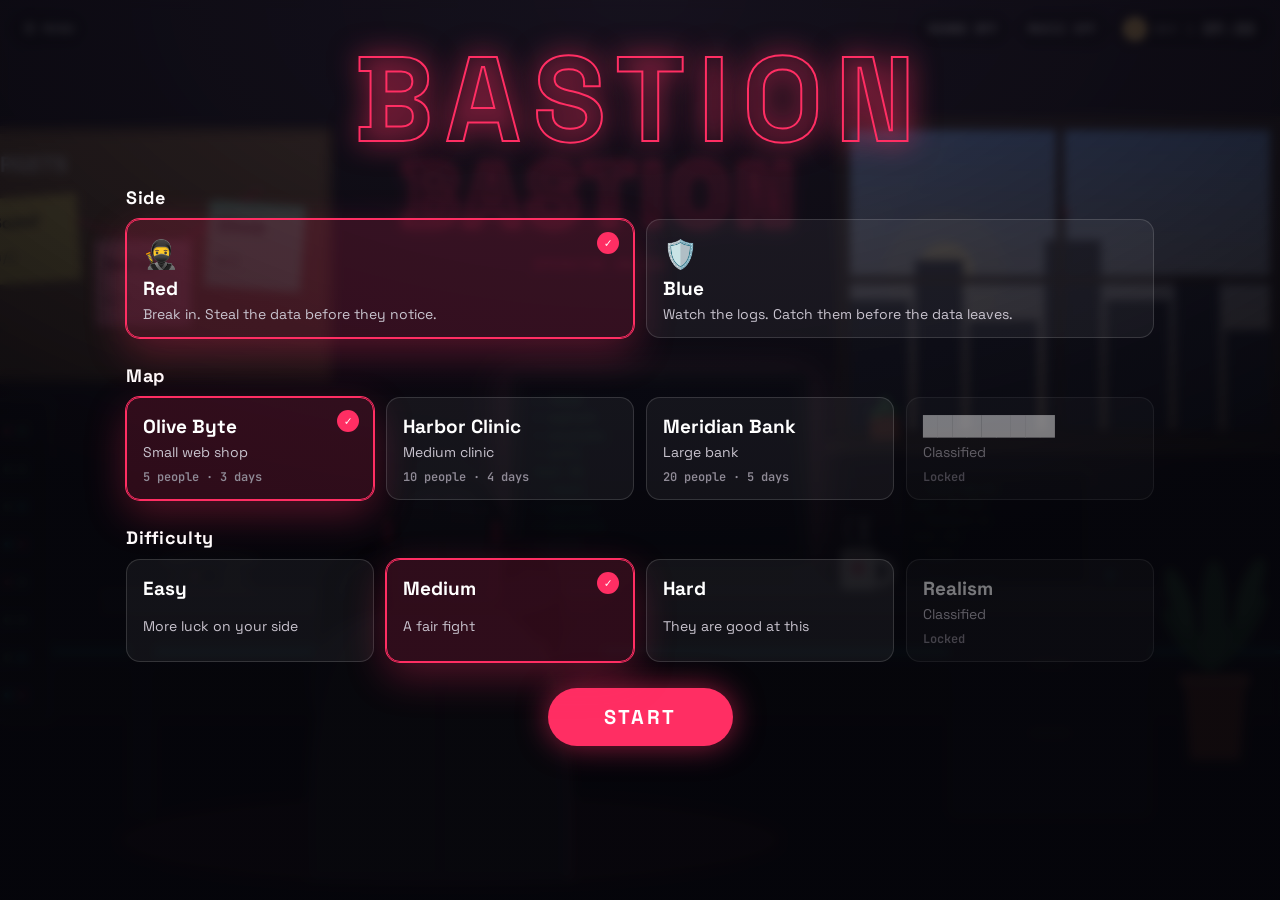
<file: demo/office/index.html>
<!doctype html>
<html lang="en">
<head>
<meta charset="utf-8">
<meta name="viewport" content="width=device-width, initial-scale=1, viewport-fit=cover">
<meta name="robots" content="noindex, nofollow">
<title>Bastion · Office demo</title>
<link rel="preconnect" href="https://fonts.googleapis.com">
<link rel="preconnect" href="https://fonts.gstatic.com" crossorigin>
<link rel="stylesheet" href="https://fonts.googleapis.com/css2?family=JetBrains+Mono:wght@400;600;700&family=Space+Grotesk:wght@500;700&display=swap">
<style>
:root { --mono: "JetBrains Mono", ui-monospace, Consolas, monospace; --body: "Space Grotesk", system-ui, sans-serif; }
body[data-side="blue"] {
  --wall: #cfd8e3; --wall2: #b9c5d3; --floor: #8a97aa; --desk: #7a5a42; --desk2: #5d4331; --accent: #2f6fde;
  --hood: #262f44; --hood2: #1c2335; --skin: #e7b48f; --glow: #9cc8ff; --chair: #303846;
}
body[data-side="red"] {
  --wall: #1b1622; --wall2: #141019; --floor: #0f0c14; --desk: #2a2532; --desk2: #1d1923; --accent: #ff2e63;
  --hood: #34313f; --hood2: #262430; --skin: #d9a07c; --glow: #ff8fb0; --chair: #0a0a0d;
}
* { box-sizing: border-box; }
html, body { margin: 0; height: 100%; overflow: hidden; background: linear-gradient(var(--wall) 0 55%, var(--floor) 55%); color: #eee; font-family: var(--body); }
#scene { position: fixed; inset: 0; width: 100%; height: 100%; display: block; }
.hud { position: fixed; top: 12px; left: 12px; right: 12px; display: flex; flex-wrap: wrap; justify-content: space-between; gap: 8px; z-index: 5; pointer-events: none; }
.hud > * { pointer-events: auto; }
.pill { font: 600 12px var(--mono); letter-spacing: .06em; text-transform: uppercase; padding: 8px 12px; border-radius: 999px; border: 0; cursor: pointer;
  background: rgba(10,10,14,.72); color: #fff; backdrop-filter: blur(6px); }
.pill.on { background: var(--accent); }
.clockchip { display: inline-flex; align-items: center; gap: 8px; padding: 5px 12px 5px 8px; border-radius: 999px; background: rgba(10,10,14,.78); color: #fff; backdrop-filter: blur(6px); }
.clockchip i { font-style: normal; width: 24px; height: 24px; display: grid; place-items: center; border-radius: 50%; background: #ffd27a; color: #5a3a00; font-size: 14px; transition: background .6s, color .6s; }
.clockchip.night i { background: #26305a; color: #e8eefc; }
.clockchip small { font: 600 11px var(--mono); letter-spacing: .08em; text-transform: uppercase; opacity: .75; }
.clockchip b { font: 700 17px var(--mono); letter-spacing: .04em; min-width: 52px; }
.clockchip.inos { background: rgba(255,255,255,.08); padding: 3px 10px 3px 4px; }
.clockchip.inos i { width: 20px; height: 20px; font-size: 12px; }
.clockchip.inos b { font-size: 15px; }
.pill[hidden], .lid[hidden] { display: none; }
.hint { position: fixed; left: 50%; bottom: 18px; transform: translateX(-50%); z-index: 4; font: 600 13px var(--mono); padding: 10px 16px; border-radius: 999px;
  background: rgba(10,10,14,.75); color: #fff; animation: bob 2s ease-in-out infinite; white-space: nowrap; }
@keyframes bob { 50% { transform: translate(-50%, -6px); } }

/* scene parts */
.wall { fill: var(--wall); transition: fill .8s; }
.wall2 { fill: var(--wall2); transition: fill .8s; }
.floor { fill: var(--floor); transition: fill .8s; }
.desk { fill: var(--desk); } .desk2 { fill: var(--desk2); }
.hood { fill: var(--hood); transition: fill 1s; } .hood2 { fill: var(--hood2); transition: fill 1s; }
.arm { transition: stroke 1s; }
.hoodup { transition: transform .9s cubic-bezier(.5,0,.2,1), opacity .5s .35s; transform-box: fill-box; transform-origin: 50% 100%; }
body[data-side="blue"] .hoodup { transform: translateY(70px) scaleY(.25); opacity: 0; }
.bare, .suitbits { opacity: 0; transition: opacity .6s .45s; }
body[data-side="blue"] .bare, body[data-side="blue"] .suitbits { opacity: 1; } .skin { fill: var(--skin); } .chair { fill: var(--chair); }
.lit { fill: #ffd27a; transition: opacity 1.2s; }
#laptop { cursor: pointer; }
#laptop:hover .screen-glow, #laptop:focus .screen-glow { opacity: .95; }
#laptop:focus { outline: none; }
.screen-glow { fill: var(--glow); opacity: .55; filter: blur(18px); transition: opacity .3s; }
.arm { animation: type .28s ease-in-out infinite alternate; transform-box: fill-box; transform-origin: 0% 0%; }
.arm.r { animation-delay: .14s; }
@keyframes type { to { transform: translateY(4px); } }
.head { animation: breathe 4s ease-in-out infinite; transform-box: fill-box; transform-origin: center bottom; }
@keyframes breathe { 50% { transform: translateY(2px) rotate(-1deg); } }
.steam path { fill: none; stroke: rgba(255,255,255,.55); stroke-width: 4; stroke-linecap: round; animation: steam 3s ease-in infinite; }
.steam path:nth-child(2) { animation-delay: 1s; } .steam path:nth-child(3) { animation-delay: 2s; }
@keyframes steam { 0% { opacity: 0; transform: translateY(10px); } 30% { opacity: 1; } 100% { opacity: 0; transform: translateY(-30px); } }
#phone { cursor: pointer; }
#phone.ring { animation: ring .12s linear infinite; transform-box: fill-box; transform-origin: center; }
@keyframes ring { 0% { transform: rotate(-6deg); } 50% { transform: rotate(6deg); } 100% { transform: rotate(-6deg); } }
.waves circle { fill: none; stroke: var(--accent); stroke-width: 3; opacity: 0; }
#phone.ring + .waves circle { animation: wave 1s ease-out infinite; }
#phone.ring + .waves circle:nth-child(2) { animation-delay: .35s; }
@keyframes wave { 0% { opacity: .9; r: 10; } 100% { opacity: 0; r: 46; } }
.rain line { stroke: rgba(190,210,255,.55); stroke-width: 2; animation: rain .7s linear infinite; }
@keyframes rain { from { transform: translate(0, -60px); } to { transform: translate(-14px, 360px); } }
.tv-node { animation: pulse 2s ease-in-out infinite; transform-box: fill-box; transform-origin: center; }
@keyframes pulse { 50% { transform: scale(1.35); } }
.neon { fill: none; stroke: var(--accent); stroke-width: 4; filter: drop-shadow(0 0 8px var(--accent)); animation: flicker 6s infinite; }
@keyframes flicker { 0%, 19%, 21%, 60%, 62%, 100% { opacity: 1; } 20%, 61% { opacity: .35; } }
.code-line { animation: scroll 3s linear infinite; }
@keyframes scroll { from { transform: translateY(0); } to { transform: translateY(-60px); } }
#doorPanel, #doorBits { transition: transform .6s cubic-bezier(.5,0,.2,1); transform-box: view-box; transform-origin: 1584px 0; }
#door.open #doorPanel, #door.open #doorBits { transform: scaleX(.14); }
#visitor { transition: opacity .5s, transform .9s cubic-bezier(.3,0,.2,1); transform: translateX(50px); }
#door.in #visitor { opacity: 1; transform: translateX(-70px); }
#door.knock #doorPanel { animation: knock .12s 4; }
@keyframes knock { 50% { transform: translateX(2px); } }
#ticker, #redNews { transition: opacity .4s; }
#tickerText { animation: tick 9s linear infinite; }
@keyframes tick { from { transform: translateX(0); } to { transform: translateX(-720px); } }
.board { cursor: pointer; }
.board:hover { filter: brightness(1.08); }
.only-red, .only-blue { display: none; }
.led { animation: led 1.6s steps(2, jump-none) infinite; }
@keyframes led { 50% { opacity: .25; } }
body[data-side="red"] .only-red, body[data-side="blue"] .only-blue { display: inline; }

/* toast */
.toast { position: fixed; top: 64px; left: 50%; z-index: 30; transform: translate(-50%, -140%); max-width: min(92vw, 440px); padding: 14px 18px; border-radius: 10px;
  background: #121018; color: #fff; border: 2px solid var(--accent); box-shadow: 0 12px 40px rgba(0,0,0,.5); font: 14px/1.45 var(--body);
  transition: transform .45s cubic-bezier(.2,1.4,.4,1), opacity .3s; opacity: 0; pointer-events: none; }
.toast.show { transform: translate(-50%, 0); opacity: 1; pointer-events: auto; }
.toast b { display: block; font: 700 12px var(--mono); letter-spacing: .08em; text-transform: uppercase; color: var(--accent); margin-bottom: 4px; }

/* laptop OS */
.os { position: fixed; inset: 0; z-index: 10; display: none; flex-direction: column; opacity: 0; transition: opacity .35s;
  background: radial-gradient(120% 90% at 30% 10%, #24324d, #0d1220 70%); }
body[data-side="red"] .os { background: radial-gradient(120% 90% at 70% 10%, #3a1020, #0a070c 70%); }
.os.open { display: flex; } .os.in { opacity: 1; }
.os::after { content: ""; position: absolute; inset: 0; pointer-events: none; box-shadow: inset 0 0 calc(var(--heat, 0) * 220px) calc(var(--heat, 0) * 40px) rgba(255, 40, 60, .55); transition: box-shadow .6s; }
.os.hot::after { animation: hot 1.4s ease-in-out infinite; }
@keyframes hot { 50% { opacity: .55; } }
.bar { display: flex; align-items: center; gap: 14px; padding: 8px 14px; background: rgba(0,0,0,.45); font: 600 12px var(--mono); z-index: 2; flex-wrap: wrap; }
.bar .grow { flex: 1; }
.heat { display: inline-flex; align-items: center; gap: 8px; }
.heat .meter { width: 90px; height: 8px; border-radius: 99px; background: rgba(255,255,255,.15); overflow: hidden; }
.heat .meter span { display: block; height: 100%; width: 0; background: linear-gradient(90deg, #ffb347, #ff2e63); transition: width .6s; }
.lid { background: rgba(255,255,255,.12); color: #fff; border: 0; border-radius: 6px; padding: 6px 10px; font: 600 12px var(--mono); cursor: pointer; }
.desk-area { position: relative; flex: 1; overflow: hidden; }
.desk-area::before { content: "BASTION"; position: absolute; left: 50%; top: 50%; transform: translate(-50%, -50%); font: 700 clamp(60px, 14vw, 200px)/1 var(--body);
  letter-spacing: .08em; color: rgba(255,255,255,.035); pointer-events: none; white-space: nowrap; }
.desk-area::after { content: ""; position: absolute; inset: 0; pointer-events: none; opacity: .5;
  background-image: linear-gradient(rgba(255,255,255,.035) 1px, transparent 1px), linear-gradient(90deg, rgba(255,255,255,.035) 1px, transparent 1px); background-size: 40px 40px; }
.dock { display: flex; justify-content: center; gap: 10px; padding: 10px 14px; z-index: 2; margin: 0 auto 10px; width: fit-content; border-radius: 20px;
  background: rgba(255,255,255,.07); border: 1px solid rgba(255,255,255,.12); backdrop-filter: blur(12px); box-shadow: 0 10px 30px rgba(0,0,0,.35); }
.dock button { width: 58px; height: 58px; border-radius: 14px; border: 1px solid rgba(255,255,255,.15); background: rgba(255,255,255,.08); color: #fff; cursor: pointer;
  display: grid; place-items: center; font-size: 24px; transition: transform .2s cubic-bezier(.2,1.6,.4,1), background .2s; position: relative; }
.dock button small { position: absolute; bottom: -2px; font: 600 9px var(--mono); opacity: .8; }
.dock button:hover { transform: translateY(-8px) scale(1.12); background: rgba(255,255,255,.16); }
.dock button.active::after { content: ""; position: absolute; bottom: -7px; width: 5px; height: 5px; border-radius: 50%; background: #fff; }
.win { position: absolute; display: flex; flex-direction: column; border-radius: 12px; overflow: hidden; background: #0f1117; border: 1px solid rgba(255,255,255,.14);
  box-shadow: 0 24px 60px rgba(0,0,0,.55); animation: pop .32s cubic-bezier(.2,1.4,.4,1); }
@keyframes pop { from { transform: scale(.85) translateY(30px); opacity: 0; } }
.win.closing { animation: shut .2s ease-in forwards; }
@keyframes shut { to { transform: scale(.9) translateY(20px); opacity: 0; } }
.win header { display: flex; align-items: center; gap: 8px; padding: 10px 12px; background: linear-gradient(rgba(255,255,255,.09), rgba(255,255,255,.04)); font: 600 12px var(--mono); cursor: grab; user-select: none; border-bottom: 1px solid rgba(255,255,255,.08); }
.win header .dots { display: flex; gap: 6px; margin-right: 6px; }
.win header .dots i { width: 12px; height: 12px; border-radius: 50%; background: #ffbd2e; display: block; } .win header .dots i:last-child { background: #28c840; }
.win header .x { width: 12px; height: 12px; border-radius: 50%; background: #ff5f57; border: 0; cursor: pointer; padding: 0; order: -1; }
.win header .ttl { margin: 0 auto; transform: translateX(-30px); opacity: .85; }
.win:focus-within, .win.top { border-color: color-mix(in srgb, var(--accent) 60%, transparent); }
.win .body { flex: 1; overflow: auto; padding: 12px; font: 13px/1.55 var(--mono); }
.term { color: #d7ffe0; background: #07090c; }
.term .p { color: var(--accent); }
.term .dim { color: #7c8a96; }
.cmds { display: flex; flex-wrap: wrap; gap: 6px; padding: 10px 12px; border-top: 1px solid rgba(255,255,255,.08); background: #0b0d12; }
.cmd { font: 600 12px var(--mono); padding: 7px 10px; border-radius: 6px; border: 1px solid rgba(255,255,255,.18); background: rgba(255,255,255,.05); color: #fff; cursor: pointer; }
.cmd:hover:not(:disabled) { background: var(--accent); border-color: var(--accent); }
.cmd:disabled { opacity: .35; cursor: not-allowed; }
.dice { display: flex; align-items: center; gap: 10px; margin: 6px 0; }
.dice .track { position: relative; flex: 1; max-width: 260px; height: 14px; border-radius: 4px; background: #1c222b; overflow: hidden; }
.dice .zone { position: absolute; left: 0; top: 0; bottom: 0; background: rgba(60, 220, 130, .35); }
.dice .needle { position: absolute; top: -3px; bottom: -3px; width: 3px; background: #fff; box-shadow: 0 0 8px #fff; left: 0; }
.dice b { font-size: 13px; min-width: 42px; }
.stamp { display: inline-block; margin: 6px 0 10px; padding: 4px 12px; border: 3px solid; border-radius: 6px; font: 800 18px var(--mono); letter-spacing: .1em;
  transform: rotate(-4deg); animation: stamp .35s cubic-bezier(.2,1.8,.4,1); }
.stamp.ok { color: #3ddc84; border-color: #3ddc84; } .stamp.bad { color: #ff4d6d; border-color: #ff4d6d; } .stamp.warn { color: #ffb347; border-color: #ffb347; }
@keyframes stamp { from { transform: scale(2.6) rotate(-14deg); opacity: 0; } }
.shake { animation: shake .4s; }
@keyframes shake { 20% { transform: translate(-8px, 3px); } 40% { transform: translate(7px, -4px); } 60% { transform: translate(-5px, 2px); } 80% { transform: translate(3px, -1px); } }
.flash { position: fixed; inset: 0; z-index: 40; pointer-events: none; background: #fff; opacity: 0; }
.flash.go { animation: flash .45s ease-out; }
@keyframes flash { 10% { opacity: .55; } 100% { opacity: 0; } }
.netmap { background: #0b1018; }
.netmap svg { width: 100%; height: 100%; display: block; }
.link { stroke: rgba(255,255,255,.18); stroke-width: 2; }
.node rect, .node circle { fill: #1b2433; stroke: rgba(255,255,255,.35); stroke-width: 2; transition: fill .5s, stroke .5s; }
.node text { fill: #c9d4e4; font: 11px var(--mono); text-anchor: middle; }
.node.owned rect, .node.owned circle { fill: #5a1324; stroke: #ff4d6d; }
.node.scanned rect { stroke: #ffd27a; stroke-dasharray: 5 4; }
.node.cut rect { fill: #222; stroke: #666; }
.packet { filter: drop-shadow(0 0 6px currentColor); }
.ripple { fill: none; stroke: #ffd27a; stroke-width: 2; }
.logs { background: #0a0e14; }
.log { display: grid; grid-template-columns: 52px 1fr auto; gap: 10px; align-items: center; padding: 6px 8px; border-radius: 6px; animation: slide .35s ease-out; }
@keyframes slide { from { transform: translateX(-20px); opacity: 0; } }
.log.sus { background: rgba(255, 77, 109, .12); animation: slide .35s ease-out, blink 1.2s ease-in-out 3; }
@keyframes blink { 50% { background: rgba(255, 77, 109, .35); } }
.log .t { color: #7c8a96; }
.log button { font: 600 11px var(--mono); padding: 4px 8px; border-radius: 5px; border: 1px solid rgba(255,255,255,.25); background: transparent; color: #fff; cursor: pointer; }
.log button:hover { background: var(--accent); }
.mail { background: #f4f1ec; color: #1b1a1e; font-family: var(--body); }
.mail .item { padding: 10px 12px; border-bottom: 1px solid #ddd6cc; cursor: pointer; }
.mail .item:hover { background: #ebe5dc; }
.mail .item.intel { border-left: 4px solid #c62828; }
.mail .item.unread b::before { content: "● "; color: #c62828; }
.dock button .badge { position: absolute; top: -5px; right: -5px; min-width: 18px; height: 18px; padding: 0 5px; border-radius: 9px; background: #ff2e63; color: #fff; font: 700 11px/18px var(--mono); }
.mail .item b { display: block; }
.mail .item span { color: #6b6460; font-size: 13px; }
.mail .msg { padding: 4px 2px; }
.mail .msg .from { font: 12px var(--mono); color: #6b6460; }
.mail .btns { display: flex; gap: 8px; flex-wrap: wrap; margin-top: 12px; }
.mail .btns button { font: 600 13px var(--body); padding: 8px 12px; border-radius: 8px; border: 2px solid #1b1a1e; background: #fff; cursor: pointer; }
.mail .btns button:hover { background: #1b1a1e; color: #fff; }
.daycard { position: fixed; inset: 0; z-index: 35; display: grid; place-items: center; pointer-events: none; opacity: 0; background: rgba(5,5,10,.85); }
.daycard.go { animation: daycard 2.6s ease-in-out; }
@keyframes daycard { 0% { opacity: 0; } 20%, 75% { opacity: 1; } 100% { opacity: 0; } }
.daycard div { font: 700 clamp(40px, 9vw, 96px)/1 var(--body); letter-spacing: .04em; text-align: center; }
.daycard small { display: block; font: 600 14px var(--mono); letter-spacing: .2em; opacity: .7; margin-top: 12px; }
.panel { position: fixed; z-index: 25; left: 50%; top: 50%; transform: translate(-50%, -50%) scale(.9); opacity: 0; pointer-events: none; transition: .3s cubic-bezier(.2,1.4,.4,1);
  width: min(92vw, 420px); background: #fffdf5; color: #222; border-radius: 6px; padding: 22px; box-shadow: 0 30px 80px rgba(0,0,0,.5); font-family: var(--body); }
.panel.show { opacity: 1; transform: translate(-50%, -50%) scale(1); pointer-events: auto; }
.panel h3 { margin: 0 0 12px; }
.panel .q { display: grid; gap: 4px; padding: 10px 0; border-top: 1px dashed #ccc; font-size: 14px; }
.panel .q .m { height: 6px; border-radius: 99px; background: #eee; overflow: hidden; } .panel .q .m span { display: block; height: 100%; background: #222; }
.panel { z-index: 45; }
.panel .choices { display: grid; gap: 8px; margin-top: 14px; }
.panel .choices button { font: 600 14px var(--body); padding: 11px 14px; border-radius: 10px; border: 2px solid #222; background: #fff; cursor: pointer; text-align: left; transition: transform .15s, background .15s; }
.panel .choices button:hover { background: #222; color: #fff; transform: translateX(4px); }
.panel .close { margin-top: 12px; font: 600 13px var(--body); padding: 8px 14px; border-radius: 8px; border: 2px solid #222; background: #fff; cursor: pointer; }
.end { position: fixed; inset: 0; z-index: 50; display: none; place-items: center; background: rgba(5,5,10,.82); backdrop-filter: blur(4px); }
.end.show { display: grid; animation: fadein .4s; }
@keyframes fadein { from { opacity: 0; } }
.end-card { width: min(92vw, 440px); padding: 26px; border-radius: 14px; background: #111018; border: 2px solid var(--accent); text-align: center; box-shadow: 0 30px 90px rgba(0,0,0,.6); animation: pop .5s cubic-bezier(.2,1.4,.4,1); }
.end-title { font: 700 clamp(44px, 10vw, 72px)/1 var(--body); letter-spacing: .08em; color: var(--accent); text-shadow: 0 0 24px var(--accent); }
.end.lost .end-title { color: #9aa3ad; text-shadow: 2px 0 #ff2e63, -2px 0 #08f7fe; animation: glitch 1.2s steps(2) infinite; }
@keyframes glitch { 20% { transform: translate(2px, -1px); } 40% { transform: translate(-2px, 1px); } 60% { transform: none; } }
.end-card p { color: #c9c4cf; margin: 12px 0 18px; }
.end-rows { display: grid; gap: 6px; text-align: left; font: 14px var(--mono); }
.end-rows div, .end-total { display: flex; justify-content: space-between; padding: 6px 10px; border-radius: 6px; background: rgba(255,255,255,.05); }
.end-total { margin: 12px 0 18px; font: 700 20px var(--mono); background: rgba(255,255,255,.1); }
.conf { position: fixed; top: -12px; width: 9px; height: 14px; z-index: 60; pointer-events: none; animation: fall linear forwards; }
@keyframes fall { to { transform: translate(var(--dx), 105vh) rotate(var(--r)); } }
.bubble { position: fixed; z-index: 46; width: min(360px, calc(100vw - 24px)); padding: 16px 18px; border-radius: 18px; background: #fffdf5; color: #1b1a1e;
  box-shadow: 0 18px 50px rgba(0,0,0,.45); font: 16px/1.45 var(--body); opacity: 0; transform: scale(.7) translateY(10px); transform-origin: right center; pointer-events: none;
  transition: opacity .25s, transform .35s cubic-bezier(.2,1.6,.4,1); }
.bubble.show { opacity: 1; transform: none; pointer-events: auto; }
.bubble::after { content: ""; position: absolute; right: -12px; top: 50%; margin-top: -10px; border: 10px solid transparent; border-left: 14px solid #fffdf5; border-right: 0; }
.bubble.below::after { display: none; }
.bubble b { display: block; font: 700 12px var(--mono); letter-spacing: .08em; text-transform: uppercase; color: #8a8290; margin-bottom: 4px; }
.bubble .said { margin: 0; min-height: 1.4em; font-size: 17px; }
.bubble .choices { display: grid; gap: 8px; margin-top: 12px; }
.bubble .choices:empty { display: none; }
.bubble .choices button { font: 600 14px var(--body); padding: 10px 14px; border-radius: 12px; border: 2px solid #1b1a1e; background: #fff; cursor: pointer; text-align: left;
  animation: pop .3s cubic-bezier(.2,1.4,.4,1) backwards; transition: background .15s, color .15s, transform .15s; }
.bubble .choices button:nth-child(2) { animation-delay: .08s; }
.bubble .choices button:hover { background: #1b1a1e; color: #fff; transform: translateX(-4px); }
.menu { position: fixed; inset: 0; z-index: 55; overflow-y: auto; background: radial-gradient(120% 90% at 50% 0%, rgba(20,16,28,.72), rgba(5,5,10,.94) 70%); backdrop-filter: blur(5px);
  transition: opacity .5s; }
.menu.hide { opacity: 0; pointer-events: none; }
.menu-inner { width: min(1060px, 100%); margin: 0 auto; padding: 40px 16px 60px; display: grid; gap: 26px; }
.menu-logo { margin: 0; text-align: center; font: 700 clamp(56px, 12vw, 120px)/1 var(--body); letter-spacing: .1em; color: transparent; -webkit-text-stroke: 2px var(--accent);
  text-shadow: 0 0 30px color-mix(in srgb, var(--accent) 60%, transparent); animation: flicker 7s infinite; }
.menu h2 { margin: 0 0 10px; font: 700 18px var(--body); letter-spacing: .04em; color: #fff; }
.opts { display: grid; grid-template-columns: repeat(auto-fit, minmax(200px, 1fr)); gap: 12px; }
.opt { position: relative; display: grid; gap: 4px; text-align: left; padding: 16px 16px 14px; border-radius: 14px; cursor: pointer; color: #fff;
  background: rgba(255,255,255,.05); border: 1.5px solid rgba(255,255,255,.14); transition: transform .2s cubic-bezier(.2,1.6,.4,1), border-color .2s, background .2s, box-shadow .2s; font-family: var(--body); }
.opt:hover:not(:disabled) { transform: translateY(-4px); border-color: rgba(255,255,255,.4); }
.opt.on { border-color: var(--accent); background: color-mix(in srgb, var(--accent) 16%, transparent); box-shadow: 0 0 0 1px var(--accent), 0 14px 40px color-mix(in srgb, var(--accent) 30%, transparent); }
.opt.on::after { content: "✓"; position: absolute; top: 12px; right: 14px; width: 22px; height: 22px; display: grid; place-items: center; border-radius: 50%; background: var(--accent); font: 700 12px var(--mono); }
.opt b { font-size: 19px; } .opt span { font-size: 14px; color: #c9c4cf; } .opt em { font: 600 12px var(--mono); font-style: normal; color: #8f8a96; margin-top: 4px; }
.opt .ico { font-size: 28px; color: inherit; }
.opt.locked { opacity: .45; cursor: not-allowed; }
.menu-go { display: flex; justify-content: center; gap: 12px; flex-wrap: wrap; align-items: center; }
.start { font: 700 20px var(--body); letter-spacing: .12em; text-transform: uppercase; padding: 16px 56px; border-radius: 999px; border: 0; cursor: pointer; color: #fff;
  background: var(--accent); box-shadow: 0 0 30px color-mix(in srgb, var(--accent) 55%, transparent); transition: transform .2s cubic-bezier(.2,1.6,.4,1); animation: glowpulse 2.4s ease-in-out infinite; }
.start:hover { transform: scale(1.06); }
@keyframes glowpulse { 50% { box-shadow: 0 0 50px color-mix(in srgb, var(--accent) 80%, transparent); } }
@media (max-width: 700px) {
  .win { left: 8px !important; right: 8px !important; width: auto !important; }
  .dock button { width: 50px; height: 50px; font-size: 21px; }
  .heat .meter { width: 60px; }
  .pill { padding: 7px 9px; font-size: 11px; }
}
@media (prefers-reduced-motion: reduce) {
  *, *::before, *::after { animation-duration: .01ms !important; animation-iteration-count: 1 !important; transition-duration: .01ms !important; }
}
</style>
</head>
<body data-side="red">

<svg id="scene" viewBox="0 0 1600 900" preserveAspectRatio="xMidYMid slice" aria-label="An office with a laptop on the desk">
  <defs>
    <linearGradient id="sky" x1="0" y1="0" x2="0" y2="1">
      <stop id="sky1" offset="0" stop-color="#7fb2ff"/><stop id="sky2" offset="1" stop-color="#ffd7a8"/>
    </linearGradient>
    <clipPath id="winclip"><rect x="1010" y="130" width="420" height="300"/></clipPath>
    <clipPath id="scrclip"><rect x="684" y="384" width="272" height="168" rx="4"/></clipPath>
    <clipPath id="mon2clip"><rect x="1064" y="474" width="182" height="110" rx="3"/></clipPath>
    <clipPath id="tvclip"><rect x="590" y="126" width="330" height="190" rx="6"/></clipPath>
    <radialGradient id="lampglow"><stop offset="0" stop-color="#ffe2a8" stop-opacity=".55"/><stop offset="1" stop-color="#ffe2a8" stop-opacity="0"/></radialGradient>
  </defs>

  <rect class="wall" x="0" y="0" width="1600" height="720"/>
  <g opacity=".06" stroke="#000" stroke-width="2">
    <line x1="200" y1="0" x2="200" y2="660"/><line x1="400" y1="0" x2="400" y2="660"/><line x1="600" y1="0" x2="600" y2="660"/><line x1="800" y1="0" x2="800" y2="660"/>
    <line x1="1000" y1="0" x2="1000" y2="660"/><line x1="1200" y1="0" x2="1200" y2="660"/><line x1="1400" y1="0" x2="1400" y2="660"/>
  </g>
  <rect class="wall2" x="0" y="660" width="1600" height="60"/>
  <rect x="0" y="656" width="1600" height="6" fill="rgba(0,0,0,.18)"/>
  <rect class="floor" x="0" y="720" width="1600" height="180"/>
  <g opacity=".12" stroke="#000" stroke-width="2"><line x1="0" y1="760" x2="1600" y2="760"/><line x1="0" y1="815" x2="1600" y2="815"/><line x1="0" y1="870" x2="1600" y2="870"/></g>
  <ellipse cx="610" cy="840" rx="330" ry="46" fill="var(--accent)" opacity=".16"/>

  <g id="window">
    <rect x="996" y="116" width="448" height="328" rx="6" fill="#3a2f2a"/>
    <g clip-path="url(#winclip)">
      <rect x="1010" y="130" width="420" height="300" fill="url(#sky)"/>
      <g id="stars" fill="#fff"></g>
      <circle id="sunglow" cx="1120" cy="210" r="60" fill="#fff3c4" opacity=".18"/>
      <circle id="sun" cx="1120" cy="210" r="28" fill="#fff3c4"/>
      <g id="moon" opacity="0"><circle r="22" fill="#e8eefc"/><circle cx="-7" cy="-5" r="5" fill="#c9d2e6"/><circle cx="8" cy="6" r="3.5" fill="#c9d2e6"/><circle cx="4" cy="-10" r="2.5" fill="#c9d2e6"/>
        <circle r="44" fill="#e8eefc" opacity=".08"/></g>
      <g id="city" fill="#2b3346">
        <rect x="1010" y="300" width="60" height="130"/><rect x="1075" y="260" width="48" height="170"/><rect x="1128" y="320" width="70" height="110"/>
        <rect x="1205" y="240" width="56" height="190"/><rect x="1266" y="300" width="64" height="130"/><rect x="1335" y="275" width="45" height="155"/><rect x="1385" y="330" width="50" height="100"/>
        <rect x="1222" y="214" width="4" height="26"/><circle cx="1224" cy="212" r="4" fill="#ff5d73"/>
      </g>
      <g id="lights"></g>
      <g class="rain" id="rain" opacity="0"></g>
      <path d="M1010 130 L1130 130 L1010 260 Z" fill="#fff" opacity=".07"/>
    </g>
    <g class="only-blue" fill="#e9e4da" opacity=".95">
      <rect x="1010" y="130" width="420" height="14"/><rect x="1010" y="146" width="420" height="12"/><rect x="1010" y="160" width="420" height="10"/>
      <line x1="1400" y1="130" x2="1400" y2="240" stroke="#bdb5a8" stroke-width="2"/>
    </g>
    <rect x="1216" y="116" width="8" height="328" fill="#3a2f2a"/>
    <rect x="996" y="276" width="448" height="8" fill="#3a2f2a"/>
    <rect x="986" y="440" width="468" height="14" rx="3" fill="#4a3d36"/>
    <g transform="translate(1030 404)"><rect x="0" y="12" width="30" height="24" rx="4" fill="#c56a4c"/>
      <ellipse cx="8" cy="8" rx="9" ry="5" fill="#4f9a5f" transform="rotate(-30 8 8)"/><ellipse cx="22" cy="6" rx="9" ry="5" fill="#3f8a4f" transform="rotate(25 22 6)"/><ellipse cx="15" cy="0" rx="5" ry="9" fill="#5aab69"/></g>
  </g>

  <g id="wallclock" transform="translate(1526 236)">
    <circle r="36" fill="#2b2b2b"/><circle r="31" fill="#f4efe6"/>
    <g stroke="#2b2b2b" stroke-width="3"><line x1="0" y1="-27" x2="0" y2="-22"/><line x1="27" y1="0" x2="22" y2="0"/><line x1="0" y1="27" x2="0" y2="22"/><line x1="-27" y1="0" x2="-22" y2="0"/></g>
    <line id="hhand" x1="0" y1="0" x2="0" y2="-15" stroke="#222" stroke-width="5" stroke-linecap="round"/>
    <line id="mhand" x1="0" y1="0" x2="0" y2="-23" stroke="var(--accent)" stroke-width="3" stroke-linecap="round"/>
    <circle r="4" fill="#222"/>
  </g>

  <g class="only-blue">
    <rect x="574" y="110" width="362" height="222" rx="10" fill="#151a22"/>
    <g clip-path="url(#tvclip)">
      <rect x="590" y="126" width="330" height="190" fill="#0d1726"/>
      <g stroke="rgba(160,200,255,.35)" stroke-width="2">
        <line x1="650" y1="170" x2="760" y2="220"/><line x1="860" y1="170" x2="760" y2="220"/><line x1="760" y1="220" x2="680" y2="280"/><line x1="760" y1="220" x2="840" y2="280"/>
      </g>
      <g fill="#59a8ff"><circle class="tv-node" cx="650" cy="170" r="9"/><circle class="tv-node" cx="860" cy="170" r="9" style="animation-delay:.5s"/>
        <circle class="tv-node" cx="760" cy="220" r="11" style="animation-delay:1s"/><circle class="tv-node" cx="680" cy="280" r="8" style="animation-delay:1.5s"/>
        <circle class="tv-node" cx="840" cy="280" r="8" fill="#ff5d73" style="animation-delay:.2s"/></g>
      <text x="604" y="148" fill="#8fb4e8" font-family="JetBrains Mono" font-size="13" id="tvName">SOC · OLIVE BYTE</text>
      <text x="906" y="148" fill="#3ddc84" font-family="JetBrains Mono" font-size="13" text-anchor="end">● LIVE</text>
      <path d="M590 126 L700 126 L590 230 Z" fill="#fff" opacity=".04"/>
      <g id="ticker" opacity="0"><rect x="590" y="286" width="330" height="30" fill="#c62828"/><rect x="590" y="286" width="74" height="30" fill="#8e1b1b"/>
        <text x="600" y="306" fill="#fff" font-family="JetBrains Mono" font-size="12" font-weight="700">NEWS</text>
        <svg x="664" y="286" width="256" height="30"><text id="tickerText" x="260" y="20" fill="#fff" font-family="JetBrains Mono" font-size="13">BREAKING</text></svg></g>
    </g>
    <rect x="745" y="332" width="20" height="40" fill="#151a22"/>
  </g>
  <g class="only-red">
    <text class="neon" x="760" y="225" text-anchor="middle" font-family="Space Grotesk" font-weight="700" font-size="88" letter-spacing="6">BASTION</text>
    <text x="760" y="270" text-anchor="middle" fill="var(--accent)" font-family="JetBrains Mono" font-size="15" opacity=".8">OPERATOR ONLINE</text>
    <line x1="0" y1="652" x2="1600" y2="652" stroke="#08f7fe" stroke-width="4" opacity=".55" style="filter:drop-shadow(0 0 10px #08f7fe)"/>
  </g>

  <g class="board" id="board" tabindex="0" role="button" aria-label="Quest board">
    <g class="only-blue"><rect x="110" y="130" width="380" height="250" rx="6" fill="#fbfbf7" stroke="#9aa3ad" stroke-width="8"/>
      <rect x="130" y="380" width="340" height="8" rx="3" fill="#9aa3ad"/><rect x="380" y="372" width="34" height="8" rx="2" fill="#2f6fde"/>
      <text x="134" y="172" font-family="Space Grotesk" font-weight="700" font-size="22" fill="#2f6fde">QUESTS</text></g>
    <g class="only-red"><rect x="110" y="130" width="380" height="250" rx="6" fill="#8a6644" stroke="#5d4331" stroke-width="8"/>
      <g fill="#6f5136" opacity=".6"><circle cx="160" cy="330" r="3"/><circle cx="420" cy="160" r="2"/><circle cx="300" cy="350" r="2.5"/><circle cx="450" cy="300" r="2"/></g>
      <path d="M170 200 L330 250 L420 190 M330 250 L260 330" stroke="#ff2e63" stroke-width="2" fill="none"/>
      <text x="134" y="172" font-family="Space Grotesk" font-weight="700" font-size="22" fill="#fff">TARGETS</text></g>
    <g id="notes"></g>
  </g>

  <g class="only-blue" transform="translate(30 400) scale(1 .82)">
    <rect x="0" y="0" width="200" height="390" rx="4" fill="#8a6a50"/><rect x="10" y="10" width="180" height="370" fill="#6b4f3a"/>
    <g fill="#5d4331"><rect x="10" y="100" width="180" height="8"/><rect x="10" y="200" width="180" height="8"/><rect x="10" y="300" width="180" height="8"/></g>
    <rect x="18" y="40" width="16" height="60" fill="#2f6fde"/><rect x="36" y="48" width="14" height="52" fill="#e0b84a"/><rect x="52" y="36" width="18" height="64" fill="#c94a4a"/><rect x="72" y="52" width="12" height="48" fill="#3f8a4f"/>
    <rect x="100" y="60" width="60" height="40" fill="#e9e4da"/><text x="130" y="85" text-anchor="middle" font-family="JetBrains Mono" font-size="11" fill="#555">SOC</text>
    <rect x="20" y="140" width="22" height="60" fill="#4b5d7a"/><rect x="44" y="150" width="16" height="50" fill="#d98b5f"/><rect x="62" y="136" width="20" height="64" fill="#6c4fa3"/>
    <circle cx="140" cy="176" r="22" fill="#3f8a4f"/><rect x="128" y="186" width="24" height="14" fill="#b4573c"/>
    <rect x="20" y="248" width="70" height="52" fill="#e9e4da"/><rect x="100" y="240" width="18" height="60" fill="#2f6fde"/><rect x="120" y="252" width="14" height="48" fill="#c94a4a"/><rect x="136" y="244" width="20" height="56" fill="#e0b84a"/>
  </g>
  <g class="only-red" transform="translate(30 400) scale(1 .82)">
    <rect x="0" y="0" width="180" height="390" rx="6" fill="#121218" stroke="#2a2a33" stroke-width="4"/>
    <g id="rack"></g>
  </g>

  <ellipse cx="800" cy="604" rx="520" ry="14" fill="rgba(0,0,0,.25)"/>
  <rect class="desk" x="260" y="590" width="1080" height="26" rx="4"/>
  <rect x="260" y="590" width="1080" height="4" rx="2" fill="#fff" opacity=".12"/>
  <rect class="desk2" x="290" y="616" width="24" height="200"/>
  <rect class="desk2" x="1110" y="616" width="200" height="200" rx="4"/>
  <g fill="rgba(255,255,255,.12)"><rect x="1190" y="660" width="40" height="6" rx="3"/><rect x="1190" y="730" width="40" height="6" rx="3"/></g>
  <line x1="1110" y1="700" x2="1310" y2="700" stroke="rgba(0,0,0,.25)" stroke-width="3"/>
  <rect class="desk2" x="314" y="616" width="796" height="10"/>

  <g class="only-blue">
    <path d="M1180 590 L1260 478 L1340 590 Z" fill="#ffe2a8" opacity=".14"/>
    <ellipse cx="1260" cy="592" rx="70" ry="8" fill="#ffe2a8" opacity=".35"/>
    <rect x="1270" y="580" width="44" height="10" rx="4" fill="#2b2f36"/>
    <path d="M1292 580 L1306 520 L1262 478" stroke="#2b2f36" stroke-width="7" fill="none" stroke-linecap="round" stroke-linejoin="round"/>
    <path d="M1236 466 l46 6 l-8 26 l-44 -8 z" fill="#2f6fde"/>
  </g>
  <g class="only-red"><rect x="1060" y="470" width="190" height="118" rx="6" fill="#0c0c10" stroke="#2a2a33" stroke-width="5"/>
    <g clip-path="url(#mon2clip)"><g fill="#3ddc84" font-family="JetBrains Mono" font-size="10" opacity=".85">
      <text class="code-line" x="1072" y="492">&gt; recon web-01</text><text class="code-line" x="1072" y="508">open: 80 443</text>
      <text class="code-line" x="1072" y="524">&gt; foothold ok</text><text class="code-line" x="1072" y="540">heat 12%</text>
      <text class="code-line" x="1072" y="556">&gt; sleep</text><text class="code-line" x="1072" y="572">...</text>
      <text class="code-line" x="1072" y="588">&gt; recon web-01</text><text class="code-line" x="1072" y="604">open: 80 443</text>
      <text class="code-line" x="1072" y="620">&gt; foothold ok</text><text class="code-line" x="1072" y="636">heat 12%</text></g></g>
    <g id="redNews" opacity="0"><rect x="1064" y="474" width="182" height="40" fill="#ff2e63"/>
      <text x="1155" y="499" text-anchor="middle" fill="#fff" font-family="JetBrains Mono" font-size="12" font-weight="700">NEW INTEL</text></g>
    <rect x="1145" y="588" width="20" height="4" fill="#2a2a33"/>
    <rect x="1260" y="560" width="60" height="30" rx="4" fill="#1a1a22"/><circle cx="1270" cy="575" r="3" fill="#08f7fe"/></g>

  <g id="mug" transform="translate(1000 548)">
    <rect x="0" y="0" width="36" height="42" rx="6" fill="#f2efe9"/><path d="M36 10 q16 0 16 14 q0 12 -16 12" stroke="#f2efe9" stroke-width="6" fill="none"/>
    <circle cx="18" cy="20" r="7" fill="var(--accent)" opacity=".85"/>
    <g class="steam"><path d="M10 -6 q-6 -12 0 -24"/><path d="M20 -6 q6 -12 0 -24"/><path d="M28 -6 q-6 -12 0 -24"/></g>
  </g>
  <g transform="translate(900 578)"><rect width="56" height="10" rx="2" fill="#e9e4da" transform="rotate(-6)"/><rect y="-8" width="50" height="10" rx="2" fill="var(--accent)" opacity=".8" transform="rotate(4)"/></g>

  <g id="phone" tabindex="0" role="button" aria-label="Desk phone">
    <path d="M326 590 L336 562 H404 L414 590 Z" fill="#2b2b33"/>
    <rect x="344" y="568" width="34" height="16" rx="2" fill="#1a1a22"/>
    <g fill="#55555f"><circle cx="388" cy="572" r="2.5"/><circle cx="396" cy="572" r="2.5"/><circle cx="388" cy="580" r="2.5"/><circle cx="396" cy="580" r="2.5"/></g>
    <path d="M322 556 q48 -18 96 0 q4 8 -6 10 q-42 -12 -84 0 q-10 -2 -6 -10 Z" fill="#3a3a44"/>
    <circle cx="355" cy="576" r="3" fill="#ff5d73"/>
  </g>
  <g class="waves"><circle cx="370" cy="550" r="10"/><circle cx="370" cy="550" r="10"/></g>

  <g id="laptop" tabindex="0" role="button" aria-label="Open the laptop">
    <rect class="screen-glow" x="660" y="370" width="320" height="200" rx="20"/>
    <rect x="670" y="372" width="300" height="194" rx="10" fill="#22252c"/>
    <rect x="684" y="384" width="272" height="168" rx="4" id="minibg" fill="#0d1220"/>
    <g clip-path="url(#scrclip)" id="minisc"></g>
    <circle cx="820" cy="378" r="2" fill="#555"/>
    <path d="M640 590 L670 566 H970 L1000 590 Z" fill="#3a3e47"/>
    <g fill="#2b2e35"><rect x="688" y="570" width="264" height="4" rx="2"/><rect x="684" y="576" width="272" height="4" rx="2"/><rect x="680" y="582" width="280" height="4" rx="2"/></g>
    <rect x="790" y="586" width="60" height="3" rx="1.5" fill="#4a4f5a"/>
  </g>

  <g id="person">
    <path class="chair" d="M478 870 V600 C478 556, 512 534, 600 532 C688 534, 722 556, 722 600 V870 Z"/>
    <path d="M500 600 C500 566, 530 552, 600 550 C670 552, 700 566, 700 600" stroke="rgba(255,255,255,.08)" stroke-width="4" fill="none"/>
    <path class="arm l" d="M488 700 Q 470 640, 560 628 L 700 590" stroke="var(--hood2)" stroke-width="36" fill="none" stroke-linecap="round" stroke-linejoin="round"/>
    <path class="arm r" d="M712 700 Q 740 650, 760 628 L 800 592" stroke="var(--hood2)" stroke-width="36" fill="none" stroke-linecap="round" stroke-linejoin="round"/>
    <path class="hood" d="M470 880 C 462 720, 486 640, 530 616 C 560 600, 640 600, 670 616 C 714 640, 738 720, 730 880 Z"/>
    <path d="M600 610 V 880" stroke="rgba(0,0,0,.18)" stroke-width="3"/>
    <path d="M700 640 C 722 680, 732 760, 730 880" stroke="var(--glow)" stroke-width="5" fill="none" opacity=".35"/>
    <g class="suitbits">
      <path d="M548 612 C 570 598, 634 598, 656 612 L 650 626 C 630 614, 574 614, 554 626 Z" fill="#f4f1ea"/>
      <path d="M520 640 C 540 700, 548 780, 546 880 M680 640 C 660 700, 652 780, 654 880" stroke="rgba(255,255,255,.07)" stroke-width="3" fill="none"/>
    </g>
    <g class="head">
      <g class="bare">
        <rect x="582" y="580" width="40" height="36" rx="8" class="skin"/>
        <ellipse cx="552" cy="530" rx="9" ry="14" class="skin"/><ellipse cx="652" cy="530" rx="9" ry="14" class="skin"/>
        <path d="M554 540 C 548 488, 572 462, 602 460 C 632 462, 656 488, 650 540 C 646 572, 628 594, 602 596 C 576 594, 558 572, 554 540 Z" fill="#3a2a22"/>
        <path d="M570 498 C 586 478, 620 476, 636 496" stroke="#4d382e" stroke-width="5" fill="none" stroke-linecap="round"/>
      </g>
      <g class="hoodup">
      <path class="hood2" d="M546 612 C 532 530, 556 456, 602 450 C 648 456, 672 530, 658 612 Z"/>
      <path class="hood" d="M556 606 C 548 536, 568 474, 602 470 C 638 474, 656 536, 648 606 Z"/>
      <path d="M602 470 V 606" stroke="rgba(0,0,0,.2)" stroke-width="3"/>
      <path d="M640 490 C 656 520, 660 560, 652 600" stroke="var(--glow)" stroke-width="4" fill="none" opacity=".45"/>
      </g>
      <path d="M548 520 C 548 470, 656 470, 656 520" stroke="#1a1a20" stroke-width="10" fill="none" stroke-linecap="round"/>
      <rect x="538" y="512" width="20" height="40" rx="8" fill="#1a1a20"/><rect x="646" y="512" width="20" height="40" rx="8" fill="#1a1a20"/>
      <rect x="544" y="520" width="8" height="24" rx="4" fill="var(--accent)" opacity=".9"/><rect x="652" y="520" width="8" height="24" rx="4" fill="var(--accent)" opacity=".9"/>
    </g>
  </g>

  <g id="door">
    <rect x="1458" y="296" width="136" height="424" fill="#3a2f2a"/>
    <rect x="1468" y="306" width="116" height="414" fill="#15131a"/>
    <g id="visitor" opacity="0">
      <rect x="1494" y="476" width="64" height="200" rx="22" id="vBody" fill="#5b6270"/>
      <rect x="1500" y="660" width="20" height="60" fill="#22252c"/><rect x="1532" y="660" width="20" height="60" fill="#22252c"/>
      <circle cx="1526" cy="446" r="28" fill="#e2b08c"/>
      <path d="M1498 440 C 1500 410, 1552 410, 1554 440 C 1546 428, 1506 428, 1498 440 Z" id="vHair" fill="#2b2b2b"/>
      <path d="M1520 480 L1526 540 L1532 480 Z" id="vTie" fill="#c62828"/>
    </g>
    <rect id="doorPanel" x="1468" y="306" width="116" height="414" fill="#6b4f3a"/>
    <g id="doorBits"><rect x="1482" y="326" width="88" height="150" rx="3" fill="none" stroke="rgba(0,0,0,.2)" stroke-width="4"/>
      <rect x="1482" y="500" width="88" height="190" rx="3" fill="none" stroke="rgba(0,0,0,.2)" stroke-width="4"/>
      <circle cx="1484" cy="520" r="7" fill="#d9b44a"/></g>
  </g>

  <g id="plant" transform="translate(1340 640)">
    <path d="M4 40 H66 L60 120 H10 Z" fill="#b4573c"/><rect x="0" y="34" width="70" height="12" rx="3" fill="#c56a4c"/>
    <ellipse cx="10" cy="0" rx="12" ry="40" fill="#3f8a4f" transform="rotate(-40 10 0)"/><ellipse cx="60" cy="-10" rx="12" ry="44" fill="#3f8a4f" transform="rotate(35 60 -10)"/>
    <ellipse cx="34" cy="-30" rx="13" ry="50" fill="#4f9a5f"/><ellipse cx="0" cy="-40" rx="10" ry="34" transform="rotate(-20 0 -40)" fill="#5aab69"/>
    <ellipse cx="70" cy="-50" rx="10" ry="34" transform="rotate(20 70 -50)" fill="#5aab69"/>
  </g>
  <rect id="dark" x="0" y="0" width="1600" height="900" fill="#05060f" opacity="0" pointer-events="none"/>
</svg>

<div class="hud">
  <div style="display:flex;gap:6px">
    <button class="pill" id="menuBtn">☰ Menu</button>
  </div>
  <div style="display:flex;gap:6px">
    <button class="pill" id="sound">Sound off</button>
    <button class="pill" id="music">Music off</button>
    <button class="pill on" id="skip" hidden>Skip night</button>
    <span class="clockchip" id="clockPill"><i id="clockIcon">☀</i><small id="clockDay">Day 1</small><b id="clockTime">09:00</b></span>
  </div>
</div>
<div class="hint" id="hint">Click the laptop</div>

<div class="os" id="os" aria-hidden="true">
  <div class="bar">
    <span id="osSide">OPERATOR</span>
    <span class="clockchip inos" id="osClock"><i>☀</i><small>Day 1</small><b>09:00</b></span>
    <span class="heat">HEAT <span class="meter"><span id="heatBar"></span></span> <span id="heatTxt">0%</span></span>
    <span class="grow"></span>
    <span id="osCoins">◈ 0</span>
    <button class="lid" id="skip2" hidden style="background:var(--accent)">Skip night</button>
    <button class="lid" id="lid">Close laptop</button>
  </div>
  <div class="desk-area" id="deskArea"></div>
  <div class="dock" id="dock"></div>
</div>

<div class="toast" id="toast"></div>
<div class="daycard" id="daycard"><div id="dayText">NIGHT 1<small>the office goes quiet</small></div></div>
<div class="flash" id="flash"></div>
<div class="panel" id="panel"></div>
<div class="end" id="end"></div>
<div class="bubble" id="bubble" role="dialog" aria-live="polite"></div>
<div class="menu" id="menu">
  <div class="menu-inner">
    <h1 class="menu-logo">BASTION</h1>
    <section><h2>Side</h2>
      <div class="opts" data-group="side">
        <button class="opt" data-v="red"><span class="ico">🥷</span><b>Red</b><span>Break in. Steal the data before they notice.</span></button>
        <button class="opt" data-v="blue"><span class="ico">🛡️</span><b>Blue</b><span>Watch the logs. Catch them before the data leaves.</span></button>
      </div></section>
    <section><h2>Map</h2>
      <div class="opts" data-group="map">
        <button class="opt" data-v="olive"><b>Olive Byte</b><span>Small web shop</span><em>5 people · 3 days</em></button>
        <button class="opt" data-v="clinic"><b>Harbor Clinic</b><span>Medium clinic</span><em>10 people · 4 days</em></button>
        <button class="opt" data-v="bank"><b>Meridian Bank</b><span>Large bank</span><em>20 people · 5 days</em></button>
        <button class="opt locked" disabled><b>█████████</b><span>Classified</span><em>Locked</em></button>
      </div></section>
    <section><h2>Difficulty</h2>
      <div class="opts" data-group="level">
        <button class="opt" data-v="easy"><b>Easy</b><span>More luck on your side</span></button>
        <button class="opt" data-v="medium"><b>Medium</b><span>A fair fight</span></button>
        <button class="opt" data-v="hard"><b>Hard</b><span>They are good at this</span></button>
        <button class="opt locked" disabled><b>Realism</b><span>Classified</span><em>Locked</em></button>
      </div></section>
    <div class="menu-go"><button class="start" id="startBtn">Start</button><button class="pill" id="resumeBtn" hidden>Back to the game</button></div>
  </div>
</div>

<script>
(() => {
  const $ = (s, r = document) => r.querySelector(s);
  const reduce = matchMedia("(prefers-reduced-motion: reduce)").matches;
  const svg = $("#scene");
  const S = { night: false, rain: false, side: "red", day: 1, minutes: 9 * 60, heat: 0, coins: 0, inside: false, admin: false, scanned: false, stolen: false, cut: false,
    sound: false, zoomed: false, quests: { scout: 0, inside: 0, climb: 0 }, wins: [] };
  const MAPS = {
    olive: { name: "Olive Byte", domain: "olivebyte", web: "web-01", db: "db-01", pc: "office-pc", webName: "web shop", people: 5, machines: 4, days: 3, size: "Small" },
    clinic: { name: "Harbor Clinic", domain: "harborclinic", web: "site", db: "ehr", pc: "front-desk", webName: "patient portal", people: 10, machines: 7, days: 4, size: "Medium" },
    bank: { name: "Meridian Bank", domain: "meridianbank", web: "online-banking", db: "core", pc: "branch", webName: "online banking site", people: 20, machines: 12, days: 5, size: "Large" },
  };
  const LEVELS = { easy: { p: .12, atk: .8, night: 1, spot: .7 }, medium: { p: 0, atk: 1, night: 2, spot: 1 }, hard: { p: -.08, atk: 1.2, night: 3, spot: 1.25 } };
  let M = MAPS.olive, L = LEVELS.medium;
  const pick = (a) => a[Math.floor(Math.random() * a.length)];
  const FULL = [0, 0, 1600, 900], SCREEN = [684, 384, 272, 168], PORTRAIT = [300, 60, 1000, 820];
  let vb = FULL.slice();

  /* sound */
  let ac = null;
  function beep(f = 660, d = .06, type = "square", vol = .04) {
    if (!S.sound) return;
    ac = ac || new (window.AudioContext || window.webkitAudioContext)();
    const o = ac.createOscillator(), g = ac.createGain();
    o.type = type; o.frequency.value = f; g.gain.value = vol; o.connect(g); g.connect(ac.destination);
    g.gain.exponentialRampToValueAtTime(.0001, ac.currentTime + d); o.start(); o.stop(ac.currentTime + d);
  }
  $("#sound").onclick = () => { S.soundChosen = true; S.sound = !S.sound; if (!S.sound) window.speechSynthesis?.cancel(); $("#sound").textContent = S.sound ? "Sound on" : "Sound off"; $("#sound").classList.toggle("on", S.sound); beep(880); ambience(); };
  $("#music").onclick = () => { S.music = !S.music; $("#music").textContent = S.music ? "Music on" : "Music off"; $("#music").classList.toggle("on", S.music); music(); };
  function audio() { ac = ac || new (window.AudioContext || window.webkitAudioContext)(); return ac; }
  let noiseBuf = null;
  function noise() {
    const a = audio(); if (noiseBuf) return noiseBuf;
    noiseBuf = a.createBuffer(1, a.sampleRate * 2, a.sampleRate); const d = noiseBuf.getChannelData(0);
    for (let i = 0; i < d.length; i++) d[i] = Math.random() * 2 - 1; return noiseBuf;
  }
  function click() {
    if (!S.sound) return; const a = audio(), src = a.createBufferSource(), f = a.createBiquadFilter(), g = a.createGain();
    src.buffer = noise(); f.type = "highpass"; f.frequency.value = 2500 + Math.random() * 1500; g.gain.value = .12;
    g.gain.exponentialRampToValueAtTime(.0001, a.currentTime + .03); src.connect(f); f.connect(g); g.connect(a.destination); src.start(); src.stop(a.currentTime + .04);
  }
  function alarm() {
    if (!S.sound) return; const a = audio(), o = a.createOscillator(), g = a.createGain(); o.type = "square"; g.gain.value = .035;
    for (let i = 0; i < 6; i++) o.frequency.setValueAtTime(i % 2 ? 620 : 880, a.currentTime + i * .18);
    g.gain.setValueAtTime(.035, a.currentTime + 1.0); g.gain.exponentialRampToValueAtTime(.0001, a.currentTime + 1.1);
    o.connect(g); g.connect(a.destination); o.start(); o.stop(a.currentTime + 1.12);
  }
  let rainNode = null;
  function ambience() {
    const want = S.sound && S.night && S.rain;
    if (want && !rainNode) {
      const a = audio(), src = a.createBufferSource(), f = a.createBiquadFilter(), g = a.createGain();
      src.buffer = noise(); src.loop = true; f.type = "lowpass"; f.frequency.value = 1100; g.gain.value = 0; g.gain.linearRampToValueAtTime(.06, a.currentTime + 2);
      src.connect(f); f.connect(g); g.connect(a.destination); src.start(); rainNode = { src, g };
    } else if (!want && rainNode) {
      const a = audio(), n = rainNode; rainNode = null; n.g.gain.linearRampToValueAtTime(0, a.currentTime + 1.5); setTimeout(() => n.src.stop(), 1600);
    }
  }
  let musicTimer = null, step = 0;
  function music() {
    clearInterval(musicTimer); musicTimer = null; if (!S.music) return;
    const a = audio(), out = a.createGain(); out.gain.value = .05; out.connect(a.destination);
    const lp = a.createBiquadFilter(); lp.type = "lowpass"; lp.frequency.value = 900; lp.connect(out);
    const note = (f, t, len, type, vol = 1) => { const o = a.createOscillator(), g = a.createGain(); o.type = type; o.frequency.value = f;
      g.gain.setValueAtTime(0, t); g.gain.linearRampToValueAtTime(vol, t + .04); g.gain.exponentialRampToValueAtTime(.0001, t + len); o.connect(g); g.connect(lp); o.start(t); o.stop(t + len + .05); };
    musicTimer = setInterval(() => {
      if (!S.music) return; const t = a.currentTime + .05;
      if (S.side === "red") {
        const seq = S.night ? [110, 130.8, 164.8, 196, 164.8, 130.8] : [110, 130.8, 164.8, 220, 196, 164.8, 130.8, 146.8];
        note(seq[step % seq.length] * 2, t, .35, "sawtooth", .5); if (step % 8 === 0) note(55, t, 2.2, "triangle", .9);
      } else {
        const chords = [[261.6, 329.6, 392, 493.9], [220, 261.6, 329.6, 392], [174.6, 220, 261.6, 329.6], [196, 246.9, 293.7, 349.2]];
        if (step % 8 === 0) chords[(step / 8) % 4].forEach((f) => note(f, t, 3.6, "sine", .35));
        if (step % 2 === 0) note(chords[Math.floor(step / 8) % 4][(step / 2) % 4] * 2, t, .5, "triangle", .2);
      }
      step++;
    }, 280);
  }

  /* window, lights, rain, time of day */
  const lights = $("#lights");
  [[1010, 300, 60, 130], [1075, 260, 48, 170], [1128, 320, 70, 110], [1205, 240, 56, 190], [1266, 300, 64, 130], [1335, 275, 45, 155], [1385, 330, 50, 100]].forEach(([bx, by, bw, bh]) => {
    for (let y = by + 10; y < by + bh - 12; y += 18) for (let x = bx + 8; x < bx + bw - 10; x += 14) {
      if (Math.random() < .45) continue;
      const r = document.createElementNS("http://www.w3.org/2000/svg", "rect");
      r.setAttribute("x", x); r.setAttribute("y", y); r.setAttribute("width", 6); r.setAttribute("height", 8); r.setAttribute("class", "lit"); r.style.opacity = 0; lights.appendChild(r);
    }
  });
  const rain = $("#rain");
  for (let i = 0; i < 40; i++) {
    const l = document.createElementNS("http://www.w3.org/2000/svg", "line");
    const x = 1010 + Math.random() * 440, y = 100 + Math.random() * 300;
    l.setAttribute("x1", x); l.setAttribute("y1", y); l.setAttribute("x2", x - 6); l.setAttribute("y2", y + 22);
    l.style.animationDelay = (-Math.random()).toFixed(2) + "s"; rain.appendChild(l);
  }
  const mix = (a, b, t) => { const p = (h) => [1, 3, 5].map((i) => parseInt(h.slice(i, i + 2), 16)); const A = p(a), B = p(b);
    return "#" + A.map((v, i) => Math.round(v + (B[i] - v) * t).toString(16).padStart(2, "0")).join(""); };
  const SKY = [[0, "#070a1c", "#141a3a"], [5, "#070a1c", "#141a3a"], [6.2, "#3b2f6b", "#ff9a7a"], [7.5, "#7fb2ff", "#ffd7a8"],
    [16, "#7fb2ff", "#ffe4c4"], [18, "#ff8a5c", "#ffcf8a"], [19.3, "#3b2f6b", "#c46a7a"], [20.5, "#0b1030", "#1d2350"], [24, "#070a1c", "#141a3a"]];
  function skyAt(h) {
    for (let i = 0; i < SKY.length - 1; i++) {
      const [h0, t0, b0] = SKY[i], [h1, t1, b1] = SKY[i + 1];
      if (h >= h0 && h <= h1) { const k = (h - h0) / (h1 - h0); return [mix(t0, t1, k), mix(b0, b1, k)]; }
    }
    return [SKY[0][1], SKY[0][2]];
  }
  const stars = $("#stars");
  for (let i = 0; i < 40; i++) stars.insertAdjacentHTML("beforeend", `<circle cx="${1012 + Math.random() * 416}" cy="${132 + Math.random() * 150}" r="${(Math.random() * 1.4 + .4).toFixed(1)}" opacity="${(Math.random() * .6 + .4).toFixed(2)}"/>`);
  const arc = (t) => [1020 + t * 400, 420 - Math.sin(t * Math.PI) * 240];
  function paintTime() {
    const h = (S.minutes / 60) % 24;
    const [top, bottom] = skyAt(h);
    $("#sky1").setAttribute("stop-color", top); $("#sky2").setAttribute("stop-color", bottom);
    const night = h >= 20.5 || h < 5 ? 1 : h >= 18 ? (h - 18) / 2.5 : h < 7 ? 1 - (h - 5) / 2 : 0;
    const ts = (h - 6) / 14, sunUp = ts > -0.05 && ts < 1.05;
    const [sx, sy] = arc(Math.min(1, Math.max(0, ts)));
    ["#sun", "#sunglow"].forEach((id) => { $(id).setAttribute("cx", sx.toFixed(1)); $(id).setAttribute("cy", sy.toFixed(1)); $(id).style.opacity = sunUp ? "" : 0; });
    $("#sun").setAttribute("fill", h > 17 || h < 7.5 ? "#ffb070" : "#fff3c4");
    const tm = ((h - 19 + 24) % 24) / 12, moonUp = tm >= 0 && tm <= 1;
    const [mx, my] = arc(Math.min(1, tm));
    $("#moon").setAttribute("transform", `translate(${mx.toFixed(1)} ${my.toFixed(1)})`);
    $("#moon").setAttribute("opacity", moonUp ? Math.min(1, night * 1.4).toFixed(2) : 0);
    stars.setAttribute("opacity", (night * .9).toFixed(2));
    lights.querySelectorAll("rect").forEach((r, i) => { r.style.opacity = Math.min(1, night * 1.5) * (i % 3 ? 1 : .4); });
    $("#rain").setAttribute("opacity", S.rain && night > .5 ? 1 : 0);
    $("#dark").setAttribute("opacity", (night * (S.side === "red" ? .25 : .45)).toFixed(2));
    const day = Math.floor(S.minutes) % (24 * 60), mm = Math.floor(day % 60), hh = Math.floor(day / 60);
    $("#mhand").setAttribute("transform", `rotate(${(day % 60) * 6})`);
    $("#hhand").setAttribute("transform", `rotate(${(hh % 12) * 30 + (day % 60) / 2})`);
    const time = `${String(hh).padStart(2, "0")}:${String(mm).padStart(2, "0")}`, dark = night > .5;
    document.querySelectorAll(".clockchip").forEach((c) => { c.classList.toggle("night", dark);
      c.querySelector("i").textContent = dark ? "☾" : "☀"; c.querySelector("small").textContent = `${S.night ? "Night" : "Day"} ${S.day}`; c.querySelector("b").textContent = time; });
  }

  /* little laptop screen in the office view */
  function paintMini() {
    const g = $("#minisc"); g.innerHTML = "";
    const lines = S.side === "red" ? ["> recon", "> exploit", "> escalate", "> exfil", "heat " + Math.round(S.heat * 100) + "%"]
      : ["09:12 login ok", "09:14 dns query", "09:15 FAILED login", "09:16 mail in", "09:17 port probe"];
    lines.concat(lines).forEach((t, i) => {
      const x = document.createElementNS("http://www.w3.org/2000/svg", "text");
      x.setAttribute("x", 694); x.setAttribute("y", 404 + i * 18); x.setAttribute("class", "code-line");
      x.setAttribute("fill", S.side === "red" ? "#3ddc84" : (t.includes("FAILED") || t.includes("probe") ? "#ff6b81" : "#9cc8ff"));
      x.setAttribute("font-family", "JetBrains Mono"); x.setAttribute("font-size", "12"); x.textContent = t; g.appendChild(x);
    });
  }
  function paintNotes() {
    const g = $("#notes"); g.innerHTML = "";
    const colors = S.side === "red" ? ["#ffe36e", "#ff9fb2", "#a6f0c6"] : ["#ffe36e", "#a8d4ff", "#c8f7a6"];
    const items = S.side === "red" ? ["Scout", "Get in", "Climb"] : ["Logs", "Block", "Cut off"];
    items.forEach((t, i) => {
      const x = 140 + i * 115, y = 200 + (i % 2) * 40;
      g.insertAdjacentHTML("beforeend", `<g transform="translate(${x} ${y}) rotate(${(i - 1) * 4})"><rect width="96" height="86" fill="${colors[i]}"/>
        <text x="10" y="30" font-family="Space Grotesk" font-weight="700" font-size="17" fill="#222">${t}</text>
        <text x="10" y="64" font-family="JetBrains Mono" font-size="13" fill="#444">${questText(i)}</text></g>`);
    });
  }
  const questText = (i) => S.side === "red" ? [`${S.quests.scout}/1`, `${S.quests.inside}/3`, `${S.quests.climb}/3`][i] : ["0/3", "0/3", "0/3"][i];

  /* side switch */
  function setSide(side) {
    S.side = side; document.body.dataset.side = side;
    $("#osSide").textContent = side === "red" ? "OPERATOR · RED" : "ANALYST · BLUE";
    paintMini(); paintNotes(); paintTime(); buildDock();
    if (S.zoomed) { $("#deskArea").innerHTML = ""; openApp(side === "red" ? "term" : "logs"); }
  }
  const CFG = { side: "red", map: "olive", level: "medium" };
  function paintMenu() {
    document.querySelectorAll(".opts").forEach((g) => g.querySelectorAll(".opt[data-v]").forEach((o) => o.classList.toggle("on", CFG[g.dataset.group] === o.dataset.v)));
  }
  document.querySelectorAll(".opts").forEach((g) => g.addEventListener("click", (e) => {
    const o = e.target.closest(".opt[data-v]"); if (!o) return;
    CFG[g.dataset.group] = o.dataset.v; beep(700, .05);
    if (g.dataset.group === "side") { S.side = o.dataset.v; document.body.dataset.side = o.dataset.v; }
    paintMenu();
  }));
  function openMenu() { S.paused = true; $("#resumeBtn").hidden = !S.started || S.over; $("#menu").classList.remove("hide"); paintMenu(); }
  function startGame() {
    M = MAPS[CFG.map]; L = LEVELS[CFG.level]; S.started = true; S.paused = false;
    if (!S.soundChosen) { S.sound = true; $("#sound").textContent = "Sound on"; $("#sound").classList.add("on"); audio(); }
    $("#tvName").textContent = `SOC · ${M.name.toUpperCase()}`;
    $("#menu").classList.add("hide"); beep(520, .1, "triangle"); setTimeout(() => beep(780, .14, "triangle"), 120);
    resetGame(CFG.side); $("#hint").style.display = "";
  }
  $("#startBtn").onclick = startGame;
  $("#resumeBtn").onclick = () => { $("#menu").classList.add("hide"); S.paused = false; };
  $("#menuBtn").onclick = () => { if (S.zoomed) closeLaptop(); openMenu(); };

  /* camera zoom into the laptop */
  function fitPortrait() {
    if (S.zoomed) return;
    const portrait = innerHeight > innerWidth;
    svg.setAttribute("preserveAspectRatio", portrait ? "xMidYMid meet" : "xMidYMid slice");
    vb = portrait ? PORTRAIT.slice() : FULL.slice(); svg.setAttribute("viewBox", vb.join(" "));
  }
  addEventListener("resize", fitPortrait);
  function animateBox(to, ms) {
    return new Promise((done) => {
      if (reduce) { vb = to.slice(); svg.setAttribute("viewBox", vb.join(" ")); return done(); }
      const from = vb.slice(), t0 = performance.now();
      const ease = (t) => t < .5 ? 4 * t * t * t : 1 - Math.pow(-2 * t + 2, 3) / 2;
      (function step(now) {
        const t = Math.min(1, (now - t0) / ms), e = ease(t);
        vb = from.map((v, i) => v + (to[i] - v) * e); svg.setAttribute("viewBox", vb.join(" "));
        t < 1 ? requestAnimationFrame(step) : done();
      })(t0);
    });
  }
  async function openLaptop(instant) {
    if (S.zoomed) return;
    S.zoomed = true; $("#hint").style.display = "none"; beep(520, .1, "sine");
    if (instant === true) { vb = SCREEN.slice(); svg.setAttribute("viewBox", vb.join(" ")); } else await animateBox(SCREEN, 1100);
    const os = $("#os"); os.classList.add("open"); os.setAttribute("aria-hidden", "false");
    requestAnimationFrame(() => os.classList.add("in"));
    if (!$("#deskArea").children.length) { openApp("map"); openApp(S.side === "red" ? "term" : "logs"); }
    beep(780, .12, "sine");
  }
  async function closeLaptop() {
    const os = $("#os"); os.classList.remove("in"); os.setAttribute("aria-hidden", "true");
    await new Promise((r) => setTimeout(r, reduce ? 0 : 300)); os.classList.remove("open");
    paintMini(); await animateBox(innerHeight > innerWidth ? PORTRAIT : FULL, 900); S.zoomed = false;
  }
  $("#laptop").addEventListener("click", openLaptop);
  $("#laptop").addEventListener("keydown", (e) => { if (e.key === "Enter" || e.key === " ") openLaptop(); });
  $("#lid").onclick = closeLaptop;
  addEventListener("keydown", (e) => { if (e.key === "Escape") { if ($("#panel").classList.contains("show")) { if (!eventOpen) hidePanel(); } else if (S.zoomed) closeLaptop(); } });

  /* office props */
  function toast(title, text, ms = 3200) {
    const t = $("#toast"); t.innerHTML = `<b>${title}</b>${text}`; t.classList.add("show"); beep(990, .08, "triangle");
    clearTimeout(toast.timer); toast.timer = setTimeout(() => t.classList.remove("show"), ms);
  }
  const calls = { red: ["Your contact: “Their IT guy is on holiday this week. Move fast.”", "Unknown number: “We know what you are doing.” Click."],
    blue: ["CEO: “Are we safe? I need a short report by 17:00.”", "Maria from finance: “I got a strange invoice email. Should I open it?”"] };
  function ringPhone() {
    if (S.zoomed) return;
    $("#phone").classList.add("ring");
    if (S.sound) { [0, 300, 600].forEach((d) => setTimeout(() => beep(1200, .12, "sine", .05), d)); }
  }
  $("#phone").addEventListener("click", () => {
    if (!$("#phone").classList.contains("ring")) { toast("Phone", "No calls right now."); return; }
    $("#phone").classList.remove("ring");
    const list = calls[S.side]; toast("Incoming call", list[Math.floor(Math.random() * list.length)], 5200);
  });
  setInterval(() => { if (!$("#phone").classList.contains("ring") && Math.random() < .5) ringPhone(); }, 14000);
  setTimeout(ringPhone, 5000);

  function showPanel(html, decision) { const p = $("#panel"); p.innerHTML = html + (decision ? "" : `<button class="close" id="pclose">Close</button>`); p.classList.add("show"); if (!decision) $("#pclose").onclick = hidePanel; }
  function hidePanel() { $("#panel").classList.remove("show"); }
  $("#board").addEventListener("click", () => {
    const rows = S.side === "red"
      ? [["Scout First", "Scan a server, then break into it.", S.quests.scout, 1, 3], ["Foot in the Door", "Get inside the company.", S.quests.inside, 3, 4], ["Climb the Ladder", "Become an administrator.", S.quests.climb, 3, 5]]
      : [["Eyes on the Logs", "Confirm a real attack.", 0, 3, 3], ["Shut the Door", "Block an outside attack.", 0, 3, 4], ["Cut Them Off", "Kick the attacker out.", 0, 3, 5]];
    showPanel(`<h3>${S.side === "red" ? "Targets board" : "Quest board"}</h3>` + rows.map(([n, t, c, g, r]) =>
      `<div class="q"><b>${n} <span style="float:right">◈ ${r}</span></b><span>${t}</span><span class="m"><span style="width:${100 * Math.min(c, g) / g}%"></span></span><small>${Math.min(c, g)}/${g}</small></div>`).join(""));
  });

  /* laptop OS: windows and dock */
  const APPS = {
    red: [["term", "⌨", "Terminal"], ["map", "◉", "Map"], ["mail", "✉", "Mail"]],
    blue: [["logs", "≣", "Logs"], ["map", "◉", "Map"], ["mail", "✉", "Mail"]],
  };
  function buildDock() {
    $("#dock").innerHTML = APPS[S.side].map(([id, icon, name]) => `<button data-app="${id}" title="${name}">${icon}<small>${name}</small></button>`).join("");
    $("#dock").querySelectorAll("button").forEach((b) => b.onclick = () => openApp(b.dataset.app));
    markDock();
  }
  function markDock() {
    const unread = (S.inbox || []).filter((m) => !m.read).length;
    $("#dock").querySelectorAll("button").forEach((b) => {
      b.classList.toggle("active", !!$(`.win[data-app="${b.dataset.app}"]`));
      b.querySelector(".badge")?.remove();
      if (b.dataset.app === "mail" && unread) b.insertAdjacentHTML("beforeend", `<span class="badge">${unread}</span>`);
    });
  }
  let z = 1;
  function openApp(id) {
    const ex = $(`.win[data-app="${id}"]`); if (ex) { ex.style.zIndex = ++z; ex.classList.remove("shake"); void ex.offsetWidth; return; }
    const area = $("#deskArea"), W = area.clientWidth, H = area.clientHeight;
    const pos = { term: [0.03, 0.04, .5, .86], logs: [0.03, 0.04, .5, .86], map: [.55, .04, .42, .5], mail: [.55, .5, .42, .46] }[id];
    const w = document.createElement("div"); w.className = "win"; w.dataset.app = id; w.style.zIndex = ++z;
    Object.assign(w.style, { left: pos[0] * W + "px", top: pos[1] * H + "px", width: pos[2] * W + "px", height: pos[3] * H + "px" });
    const title = { term: "terminal", logs: "siem · live logs", map: "network map", mail: S.side === "red" ? "mail · drafts" : "mail · inbox" }[id];
    w.innerHTML = `<header><button class="x" aria-label="Close"></button><span class="dots"><i></i><i></i></span><span class="ttl">${title}</span></header><div class="body ${id === "term" ? "term" : id === "logs" ? "logs" : id === "map" ? "netmap" : "mail"}"></div>`;
    area.appendChild(w);
    w.querySelector(".x").onclick = () => { w.classList.add("closing"); setTimeout(() => { w.remove(); markDock(); }, 200); };
    drag(w); ({ term: initTerm, logs: initLogs, map: initMap, mail: initMail })[id](w);
    markDock(); beep(700, .05);
  }
  function drag(w) {
    const h = w.querySelector("header"); let sx, sy, ox, oy;
    h.addEventListener("pointerdown", (e) => { if (e.target.closest("button")) return; w.style.zIndex = ++z; sx = e.clientX; sy = e.clientY; ox = w.offsetLeft; oy = w.offsetTop; h.setPointerCapture(e.pointerId); });
    h.addEventListener("pointermove", (e) => { if (sx == null) return; w.style.left = ox + e.clientX - sx + "px"; w.style.top = Math.max(0, oy + e.clientY - sy) + "px"; });
    h.addEventListener("pointerup", () => { sx = null; });
  }

  /* shared effects */
  const sleep = (ms) => new Promise((r) => setTimeout(r, reduce ? 0 : ms));
  function shake() { const os = $("#os"); os.classList.remove("shake"); void os.offsetWidth; os.classList.add("shake"); }
  function flash() { const f = $("#flash"); f.classList.remove("go"); void f.offsetWidth; f.classList.add("go"); }
  function setHeat(v) {
    S.heat = Math.max(0, Math.min(1, v));
    $("#heatBar").style.width = Math.round(S.heat * 100) + "%"; $("#heatTxt").textContent = Math.round(S.heat * 100) + "%";
    $("#os").style.setProperty("--heat", S.heat.toFixed(2)); $("#os").classList.toggle("hot", S.heat > .6);
  }
  function addCoins(n) {
    const from = S.coins, to = S.coins + n; S.coins = to; let i = 0;
    const t = setInterval(() => { i++; $("#osCoins").textContent = "◈ " + Math.round(from + (to - from) * i / 12); beep(1400 + i * 40, .03, "sine"); if (i >= 12) clearInterval(t); }, 60);
  }
  const DAY_SPEED = 2, NIGHT_SPEED = 15, SPEEDUP = Math.min(20, +new URLSearchParams(location.search).get("speed") || 1);
  const hooks = new Set();
  function startNight() {
    if (S.night) return;
    S.night = true; S.minutes = 18 * 60; S.rain = Math.random() < .5; setHeat(S.heat * .7); S.boost = false; S.nightAlerts = 0;
    if (S.atk) { S.atk.nightSteps = 0; S.atk.next = S.minutes + 60 + Math.random() * 120; }
    const tb = document.querySelector(".win[data-app=term] .body");
    if (tb) { tb.insertAdjacentHTML("beforeend", `<div class="dim">night: the analysts went home. your moves are quieter now, but nobody reads email.</div>`); tb.scrollTop = tb.scrollHeight; }
    ambience();
    const card = $("#daycard"); $("#dayText").innerHTML = `NIGHT ${S.day}<small>the office goes quiet · heat cools down</small>`;
    card.classList.remove("go"); void card.offsetWidth; card.classList.add("go"); beep(220, .4, "sine");
    $("#skip").hidden = false; $("#skip2").hidden = false; hooks.forEach((f) => f()); paintTime();
  }
  function endNight() {
    if (S.day >= M.days) { S.night = false; $("#skip").hidden = true; $("#skip2").hidden = true;
      return S.side === "red" ? endGame(false, `${M.days} days passed and you never got the data out.`) : endGame(true, `${M.days} days, and the data never left the company.`); }
    S.night = false; S.day++; S.minutes = 9 * 60; $("#skip").hidden = true; $("#skip2").hidden = true;
    if (S.cut) { S.cut = false; mapState(); }
    if (S.atk) S.atk.next = S.minutes + 40 + Math.random() * 40;
    toast(`Day ${S.day}`, S.side === "blue" && S.nightAlerts ? `${S.nightAlerts} new alert${S.nightAlerts > 1 ? "s" : ""} came in overnight. Check the logs.` : "A new day. Coffee is ready.");
    S.nightAlerts = 0; hooks.forEach((f) => f()); paintTime(); ambience();
  }
  async function spend(minutes) {
    S.minutes += minutes; paintTime();
    if (!S.night && S.minutes >= 18 * 60) startNight();
  }
  let last = performance.now();
  function tick(now) {
    const dt = Math.min(1, (now - last) / 1000); last = now;
    if (!document.hidden && !S.over && !S.paused) {
      S.minutes += dt * (S.night ? NIGHT_SPEED : DAY_SPEED) * SPEEDUP;
      if (!S.night && S.minutes >= 18 * 60) startNight();
      if (S.night && S.minutes >= 33 * 60) { S.minutes -= 24 * 60; endNight(); }
      if (!S.over) blueTick();
      if (!S.over && !S.night && !eventOpen && S.nextEvent && S.minutes >= S.nextEvent) { scheduleEvent(); officeEvent(); }
      paintTime();
    }
    requestAnimationFrame(tick);
  }
  $("#skip").onclick = $("#skip2").onclick = () => { if (S.night) { S.minutes = 32.5 * 60; } };

  async function dice(box, chance) {
    const roll = Math.random();
    box.insertAdjacentHTML("beforeend", `<div class="dice"><span class="dim">roll</span><span class="track"><span class="zone" style="width:${chance * 100}%"></span><span class="needle"></span></span><b>…</b></div>`);
    const row = box.lastElementChild, needle = row.querySelector(".needle"), out = row.querySelector("b");
    const frames = reduce ? 1 : 22;
    for (let i = 1; i <= frames; i++) {
      const v = i === frames ? roll : Math.random(); needle.style.left = `calc(${(v * 100).toFixed(1)}% - 1px)`; out.textContent = Math.round(v * 100) + "%";
      beep(400 + v * 600, .02, "square", .02); await sleep(30 + i * 4);
    }
    return roll < chance;
  }
  function stamp(box, cls, text) { box.insertAdjacentHTML("beforeend", `<div><span class="stamp ${cls}">${text}</span></div>`); box.scrollTop = box.scrollHeight; beep(cls === "ok" ? 520 : 160, .18, "sawtooth", .05); }

  /* map */
  const NODES = { you: [40, 120], web: [150, 60], mail: [150, 180], db: [270, 60], pc: [270, 180] };
  const nodeName = (id) => ({ you: S.side === "blue" ? "internet" : "you", web: M.web, mail: "mail", db: M.db, pc: M.pc })[id];
  const LINKS = [["you", "web"], ["you", "mail"], ["web", "db"], ["mail", "pc"], ["pc", "db"]];
  function initMap(w) {
    const b = w.querySelector(".body"); b.style.padding = "0";
    b.innerHTML = `<svg viewBox="0 0 320 240" preserveAspectRatio="xMidYMid meet"><g class="links">${LINKS.map(([a, c]) => `<line class="link" x1="${NODES[a][0]}" y1="${NODES[a][1]}" x2="${NODES[c][0]}" y2="${NODES[c][1]}"/>`).join("")}</g>
      <g class="fx"></g>${Object.entries(NODES).map(([id, [x, y]]) => `<g class="node" data-node="${id}">${id === "you" ? `<circle cx="${x}" cy="${y}" r="16"/>` : `<rect x="${x - 18}" y="${y - 14}" width="36" height="28" rx="5"/>`}<text x="${x}" y="${y + 30}">${nodeName(id)}</text></g>`).join("")}</svg>`;
    mapState();
  }
  function mapState() {
    document.querySelectorAll(".node").forEach((n) => {
      const id = n.dataset.node;
      n.classList.toggle("scanned", id === "web" && S.scanned && S.side === "red");
      const blue = S.side === "blue";
      n.classList.toggle("owned", blue ? (id === "web" && S.suspect && !S.cut) : ((id === "web" && S.inside && !S.cut) || (id === "db" && S.pivot) || id === "you"));
      n.classList.toggle("cut", id === "web" && S.cut);
    });
  }
  async function packet(path, color, ok) {
    const svgm = document.querySelector(".netmap svg"); if (!svgm) return;
    const fx = svgm.querySelector(".fx");
    for (let i = 0; i < path.length - 1; i++) {
      const [x1, y1] = NODES[path[i]], [x2, y2] = NODES[path[i + 1]];
      const c = document.createElementNS("http://www.w3.org/2000/svg", "circle");
      c.setAttribute("r", 5); c.setAttribute("fill", color); c.setAttribute("class", "packet"); c.style.color = color; fx.appendChild(c);
      const last = i === path.length - 2, stop = last && ok === false ? .82 : 1, t0 = performance.now(), ms = reduce ? 1 : 520;
      await new Promise((done) => (function step(now) {
        const t = Math.min(1, (now - t0) / ms) * stop; c.setAttribute("cx", x1 + (x2 - x1) * t); c.setAttribute("cy", y1 + (y2 - y1) * t);
        Math.min(1, (now - t0) / ms) < 1 ? requestAnimationFrame(step) : done();
      })(t0));
      if (last && ok === false) { burst(fx, +c.getAttribute("cx"), +c.getAttribute("cy"), "#ff4d6d"); }
      if (last && ok) { burst(fx, x2, y2, color); }
      c.remove();
    }
  }
  function burst(fx, x, y, color) {
    for (let i = 0; i < 10; i++) {
      const s = document.createElementNS("http://www.w3.org/2000/svg", "circle"); s.setAttribute("r", 2.5); s.setAttribute("fill", color); fx.appendChild(s);
      const a = Math.random() * Math.PI * 2, d = 14 + Math.random() * 16, t0 = performance.now();
      (function step(now) { const t = Math.min(1, (now - t0) / 420); s.setAttribute("cx", x + Math.cos(a) * d * t); s.setAttribute("cy", y + Math.sin(a) * d * t); s.setAttribute("opacity", 1 - t);
        t < 1 ? requestAnimationFrame(step) : s.remove(); })(t0);
    }
  }
  function ripple(id) {
    const svgm = document.querySelector(".netmap svg"); if (!svgm) return; const [x, y] = NODES[id];
    for (let k = 0; k < 3; k++) {
      const r = document.createElementNS("http://www.w3.org/2000/svg", "circle"); r.setAttribute("class", "ripple"); r.setAttribute("cx", x); r.setAttribute("cy", y); svgm.querySelector(".fx").appendChild(r);
      const t0 = performance.now() + k * 220;
      (function step(now) { const t = Math.max(0, Math.min(1, (now - t0) / 700)); r.setAttribute("r", 8 + t * 34); r.setAttribute("opacity", now < t0 ? 0 : 1 - t);
        t < 1 ? requestAnimationFrame(step) : r.remove(); })(performance.now());
    }
  }

  /* red terminal */
  const MOVES = [
    { id: "recon", get cmd() { return `recon ${M.web}`; }, chance: .95, mins: 45, heat: .04, need: () => true },
    { id: "exploit", get cmd() { return `exploit ${M.web}`; }, chance: .55, mins: 90, heat: .12, need: () => !S.inside && !S.cut },
    { id: "escalate", get cmd() { return `escalate ${M.web}`; }, chance: .6, mins: 90, heat: .1, need: () => S.inside && !S.admin && !S.cut },
    { id: "pivot", get cmd() { return `move ${M.db}`; }, chance: .7, mins: 60, heat: .1, need: () => S.admin && !S.pivot && !S.cut },
    { id: "steal", get cmd() { return `steal ${M.db}`; }, chance: .8, mins: 120, heat: .18, need: () => S.pivot && !S.stolen },
    { id: "sleep", cmd: "sleep", chance: 1, mins: 0, heat: 0, need: () => true },
  ];
  function initTerm(w) {
    const b = w.querySelector(".body");
    b.innerHTML = `<div style="font:700 30px/1 var(--body);letter-spacing:.12em;color:var(--accent);text-shadow:0 0 14px var(--accent);margin:4px 0 10px">BASTION</div><div class="dim">operator shell · target: ${M.name} · ${M.machines} machines · ${M.people} people</div><div class="dim">pick a move below. every move costs time and makes noise.</div><br>`;
    const cmds = document.createElement("div"); cmds.className = "cmds"; w.appendChild(cmds);
    const paint = () => { if (!document.body.contains(w)) return hooks.delete(paint);
      cmds.innerHTML = MOVES.map((m) => `<button class="cmd" data-m="${m.id}" ${m.need() ? "" : "disabled"}>${m.cmd}</button>`).join("");
      cmds.querySelectorAll("button").forEach((x) => x.onclick = () => run(MOVES.find((m) => m.id === x.dataset.m), b, cmds, paint)); };
    hooks.add(paint); paint();
  }
  let busy = false;
  const chanceOf = (m) => m.chance >= 1 ? 1 : Math.max(.05, Math.min(.95, m.chance + L.p + (S.boost ? .15 : 0) + (m.id === "exploit" && S.leak ? .25 : 0)));
  async function run(m, b, cmds, paint) {
    if (busy) return; busy = true; cmds.querySelectorAll("button").forEach((x) => x.disabled = true);
    const line = document.createElement("div"); line.innerHTML = `<span class="p">operator@bastion:~$ </span><span class="typed"></span>`; b.appendChild(line);
    const typed = line.querySelector(".typed");
    for (const ch of m.cmd) { typed.textContent += ch; click(); await sleep(38); }
    b.scrollTop = b.scrollHeight;
    if (m.id === "sleep") { b.insertAdjacentHTML("beforeend", `<div class="dim">ending the day…</div>`); startNight(); busy = false; paint(); return; }
    if (m.id === "recon") ripple("web");
    const ch = chanceOf(m);
    b.insertAdjacentHTML("beforeend", `<div class="dim">chance ${Math.round(ch * 100)}% · heat +${Math.round(m.heat * (S.night ? 50 : 100))}%${S.night ? " · night" : ""}</div>`);
    const ok = await dice(b, ch);
    const path = { recon: ["you", "web"], exploit: ["you", "web"], escalate: ["you", "web"], pivot: ["you", "web", "db"], steal: ["you", "web", "db"] }[m.id];
    await packet(path, "#ff4d6d", ok);
    setHeat(S.heat + m.heat * (S.night ? .5 : 1));
    if (ok) {
      stamp(b, "ok", m.id === "steal" ? "DATA TAKEN" : "SUCCESS");
      if (m.id === "recon") { S.scanned = true; b.insertAdjacentHTML("beforeend", `<div>open ports 80, 443 · ${M.webName} software is out of date</div>`); }
      if (m.id === "exploit") { S.inside = true; S.quests.inside++; if (S.scanned) { S.quests.scout = 1; questDone("Scout First", 3); } flash(); }
      if (m.id === "escalate") { S.admin = true; S.quests.climb++; flash(); b.insertAdjacentHTML("beforeend", `<div>you are now administrator on ${M.web} · found the database password</div>`); }
      if (m.id === "pivot") { S.pivot = true; b.insertAdjacentHTML("beforeend", `<div>the database password works. you are on ${M.db}.</div>`); }
      if (m.id === "steal") { S.stolen = true; flash(); addCoins(4); b.insertAdjacentHTML("beforeend", `<div>copied: customer orders, shop config</div>`); setTimeout(() => endGame(true, "You walked out with the customer database."), 1400); }
    } else {
      stamp(b, "bad", "BLOCKED"); shake();
    }
    mapState(); paintNotes();
    const spotted = Math.random() < S.heat * .8 * L.spot * (S.night ? .3 : 1);
    if (spotted && m.id !== "recon") {
      await sleep(350); stamp(b, "warn", "SPOTTED"); alarm();
      if (S.inside && Math.random() < .5) { S.cut = true; S.inside = false; S.admin = false; mapState();
        S.pivot = false; b.insertAdjacentHTML("beforeend", `<div style="color:#8fb4ff">blue team: ${M.web} was cut off from the network. you lost your foothold.</div>`); shake(); }
    }
    await spend(m.mins);
    busy = false; paint(); b.scrollTop = b.scrollHeight;
  }
  function questDone(name, coins) { setTimeout(() => { toast("Quest complete", `${name} · ◈ +${coins}`); addCoins(coins); }, 700); }

  /* blue: a live attacker works through the company while you watch the logs */
  const NOISE = () => [`login ok · emily · ${M.pc}`, "dns query · cdn.fonts.example", `backup finished · ${M.db}`, "mail in · newsletter@shop.example", "login ok · jacob · vpn", "print job · george", `update installed · ${M.pc}`];
  const DECOYS = () => [`admin login at 03:12 · ${M.web} (it was the backup job)`, "FAILED login ×3 · george · mail (forgot his password)", "large upload · emily · cloud (holiday photos)"];
  const STAGES = [
    { name: "port scan", text: (ip) => `port probe from ${ip} · ${M.web}`, chance: .9, outside: true, path: ["you", "web"] },
    { name: "web exploit", text: (ip) => `strange requests from ${ip} · ${M.webName}`, chance: .5, outside: true, path: ["you", "web"] },
    { name: "privilege escalation", text: () => `new admin account created · ${M.web}`, chance: .55, outside: false, path: ["you", "web"] },
    { name: "data theft", text: () => `large transfer out · ${M.db} → internet`, chance: .7, outside: false, path: ["you", "web", "db"] },
  ];
  const newIp = () => `203.0.113.${Math.floor(10 + Math.random() * 240)}`;
  S.atk = { stage: 0, ip: newIp(), next: 9 * 60 + 40, blockedUntil: 0 };
  S.blue = { blocks: 0, kicks: 0, disruption: 0, confirmed: 0 };
  S.logs = []; S.over = false;
  const clock = (m) => { const d = Math.floor(m) % 1440; return `${String(Math.floor(d / 60)).padStart(2, "0")}:${String(d % 60).padStart(2, "0")}`; };
  function addLog(entry) {
    entry.id = S.logs.length + 1; entry.time = clock(S.minutes); S.logs.unshift(entry);
    if (S.logs.length > 60) S.logs.pop();
    const box = document.querySelector(".win[data-app=logs] .body"); if (box) { box.prepend(logRow(entry)); if (box.children.length > 60) box.lastElementChild.remove(); }
    if (entry.sus) { beep(300, .08, "square", .03); if (S.night) S.nightAlerts = (S.nightAlerts || 0) + 1; }
  }
  function logRow(e) {
    const row = document.createElement("div"); row.className = "log" + (e.sus && !e.done ? " sus" : "");
    row.innerHTML = `<span class="t">${e.time}</span><span>${e.text}</span><span class="acts"></span>`;
    const acts = row.querySelector(".acts");
    if (e.sus && !e.done) { acts.innerHTML = `<button>investigate</button>`; acts.firstChild.onclick = () => investigate(e, row); }
    if (e.done) acts.innerHTML = `<span class="stamp ${e.real ? "bad" : "ok"}" style="font-size:12px;margin:0">${e.real ? "REAL" : "FALSE ALARM"}</span>`;
    return row;
  }
  function initLogs(w) {
    const b = w.querySelector(".body");
    if (!S.logs.length) for (let i = 0; i < 5; i++) addLog({ text: pick(NOISE()) });
    b.innerHTML = ""; S.logs.forEach((e) => b.appendChild(logRow(e)));
  }
  async function investigate(e, row) {
    if (S.over) return;
    if (S.night) { toast("Off shift", "You went home. The alerts will wait until the morning."); return; }
    const btn = row.querySelector(".acts button"); btn.disabled = true; btn.textContent = "checking…";
    await sleep(900); e.done = true;
    const acts = row.querySelector(".acts"); row.classList.remove("sus");
    acts.innerHTML = `<span class="stamp ${e.real ? "bad" : "ok"}" style="font-size:12px;margin:0">${e.real ? "REAL" : "FALSE ALARM"}</span>`;
    if (e.real) {
      S.blue.confirmed++; shake(); alarm();
      const tools = [];
      if (STAGES[e.stage].outside) tools.push(["block", `block ${e.ip}`]);
      if (e.stage >= 1) tools.push(["isolate", `isolate ${M.web}`]);
      row.insertAdjacentHTML("afterend", `<div class="log" style="grid-template-columns:1fr"><span>${e.ok ? "It worked: " : "It failed, but someone is trying: "}${STAGES[e.stage].name}. ${tools.map(([k, t]) => `<button data-do="${k}">${t}</button>`).join(" ")}</span></div>`);
      row.nextElementSibling.querySelectorAll("button").forEach((x) => x.onclick = () => { blueAct(x.dataset.do, e); x.parentElement.querySelectorAll("button").forEach((y) => y.disabled = true); });
      if (e.ok && e.stage >= 1) markCompromised(true);
    }
    await spend(30);
  }
  function markCompromised(on) { S.suspect = on; mapState(); }
  async function blueAct(kind, e) {
    if (S.night) { toast("Off shift", "Nobody is here to act on it until the morning."); return; }
    if (kind === "block") {
      S.blue.blocks++; S.atk.blockedUntil = S.minutes + 180; S.atk.ip = newIp();
      if (S.atk.stage <= 1) S.atk.stage = 0;
      await packet(["you", "web"], "#59a8ff", false);
      toast("Blocked", `${e.ip} can no longer reach the company. They will be back with a new address.`);
    } else {
      S.cut = true; mapState(); flash();
      if (S.atk.stage >= 2) { S.atk.stage = 1; S.blue.kicks++; markCompromised(false); toast("Attacker kicked out", `${M.web} is offline until tomorrow and the attacker lost their way in.`); addCoins(3); }
      else { S.blue.disruption++; toast("Machine isolated", `${M.web} was clean. The ${M.webName} is down until tomorrow.`); }
    }
    await spend(20);
    if (S.blue.kicks >= 2) endGame(true, "You kicked the attacker out twice. They gave up.");
  }
  function attackerStep() {
    const a = S.atk;
    if (S.night) {
      if (a.nightSteps >= L.night) { a.next = Infinity; return; }
      a.nightSteps++; a.next = S.minutes + 250 + Math.random() * 150;
    } else a.next = S.minutes + 45 + Math.random() * 60;
    if (a.blockedUntil > S.minutes) return;
    if (S.cut && a.stage >= 1 && a.stage <= 3) { a.stage = 1; }
    const st = STAGES[a.stage];
    if (S.cut && a.stage === 1) { addLog({ text: `${st.text(a.ip)} (no answer, ${M.web} is offline)` }); return; }
    if (a.free && a.stage <= 1) {
      a.free = false; addLog({ text: `login from an unusual country · maria · mail`, sus: true, real: true, stage: 1, ok: true, ip: a.ip });
      packet(["you", "mail"], "#ff4d6d", true); a.stage = 2; return;
    }
    const chance = Math.min(.95, a.stage === 1 && S.patched ? .15 : st.chance * L.atk * (S.night ? 1.2 : 1));
    const ok = Math.random() < chance;
    addLog({ text: st.text(a.ip), sus: true, real: true, stage: a.stage, ok, ip: a.ip });
    packet(st.path, "#ff4d6d", ok);
    if (ok) a.stage++;
    if (a.stage >= 4) endGame(false, "The attacker copied the customer database and left.");
  }
  function blueTick() {
    if (S.side !== "blue" || S.over) return;
    if (S.nextNoise == null || S.nextNoise > S.minutes + 400) S.nextNoise = S.minutes + 10;
    if (S.nextDecoy == null || S.nextDecoy > S.minutes + 600) S.nextDecoy = S.minutes + 120 + Math.random() * 80;
    if (S.minutes >= S.nextNoise) { addLog({ text: pick(NOISE()) }); S.nextNoise = S.minutes + (S.night ? 120 + Math.random() * 120 : 15 + Math.random() * 15); }
    if (!S.night && S.minutes >= S.nextDecoy) { addLog({ text: pick(DECOYS()), sus: true, real: false }); S.nextDecoy = S.minutes + 120 + Math.random() * 80; }
    if (S.minutes >= S.atk.next) attackerStep();
  }

  /* end of a game */
  function endGame(won, why) {
    if (S.over) return; S.over = true;
    const red = S.side === "red";
    const rows = red
      ? [["Got inside", S.quests.inside ? 5 : 0], ["Became admin", S.admin || S.stolen ? 5 : 0], ["Data taken", S.stolen ? 25 : 0], ["Heat left", Math.round((1 - S.heat) * 10)], ["Office decisions", S.bonus || 0]]
      : [["Attacks confirmed", S.blue.confirmed * 2], ["Addresses blocked", S.blue.blocks * 2], ["Kicked out", S.blue.kicks * 8], ["Data safe", won ? 20 : 0], ["Clean machines hit", -S.blue.disruption * 3], ["Office decisions", S.bonus || 0]];
    const total = rows.reduce((t, r) => t + r[1], 0);
    const end = $("#end");
    end.className = "end show " + (won ? "won" : "lost");
    end.innerHTML = `<div class="end-card"><div class="end-title">${won ? "VICTORY" : "DEFEAT"}</div><p>${why}</p>
      <div class="end-rows">${rows.map(([k, v]) => `<div><span>${k}</span><b data-v="${v}">0</b></div>`).join("")}</div>
      <div class="end-total"><span>Score</span><b id="endTotal">0</b></div>
      <button class="pill on" id="again">Play again</button></div>`;
    $("#again").onclick = () => { $("#end").className = "end"; openMenu(); };
    beep(won ? 660 : 140, .5, won ? "triangle" : "sawtooth", .06);
    if (won) confetti(); else shake();
    const cells = [...end.querySelectorAll(".end-rows b")]; let i = 0;
    (function next() {
      if (i >= cells.length) { countUp($("#endTotal"), total); return; }
      countUp(cells[i++], +cells[i - 1].dataset.v); setTimeout(next, reduce ? 0 : 380);
    })();
  }
  function countUp(el, to) {
    const t0 = performance.now(), ms = reduce ? 1 : 500;
    (function step(now) { const t = Math.min(1, (now - t0) / ms); el.textContent = Math.round(to * t); beep(900 + t * 500, .015, "sine", .02); if (t < 1) requestAnimationFrame(step); })(t0);
  }
  function confetti() {
    if (reduce) return;
    const colors = ["#ff2e63", "#08f7fe", "#ffd27a", "#3ddc84", "#7a3fc0"];
    for (let i = 0; i < 120; i++) {
      const p = document.createElement("i"); p.className = "conf";
      p.style.left = Math.random() * 100 + "vw"; p.style.background = colors[i % colors.length];
      p.style.animationDuration = (2 + Math.random() * 2.5) + "s"; p.style.animationDelay = Math.random() * .6 + "s";
      p.style.setProperty("--dx", (Math.random() * 200 - 100) + "px"); p.style.setProperty("--r", (Math.random() * 720) + "deg");
      document.body.appendChild(p); setTimeout(() => p.remove(), 5500);
    }
  }

  /* mail */
  function initMail(w) {
    const b = w.querySelector(".body");
    const box = S.inbox || [];
    if (box.length && !w.dataset.compose) {
      b.innerHTML = box.map((m, i) => `<div class="item intel ${m.read ? "" : "unread"}" data-k="${i}"><b>${m.ev.subject}</b><span>${m.ev.from}</span></div>`).join("")
        + `<div class="item" data-k="rest"><b>${S.side === "red" ? "Write a phishing email" : "Other mail"}</b><span>${S.side === "red" ? "drafts" : "inbox"}</span></div>`;
      b.querySelectorAll("[data-k]").forEach((x) => x.onclick = () => {
        if (x.dataset.k === "rest") { w.dataset.compose = "1"; initMail(w); delete w.dataset.compose; return; }
        const m = box[+x.dataset.k]; m.read = true; markDock();
        b.innerHTML = `<div class="msg"><div class="from">from ${m.ev.from}</div><h3>${m.ev.subject}</h3><p>${m.ev.text}</p>
          <div class="btns">${m.done ? "" : m.ev.options.map(([label], i) => `<button data-o="${i}">${label}</button>`).join("")}<button data-o="back">Back</button></div><div class="res"></div></div>`;
        b.querySelectorAll("[data-o]").forEach((y) => y.onclick = async () => {
          if (y.dataset.o === "back") return initMail(w);
          m.done = true; b.querySelectorAll("[data-o]").forEach((z) => { if (z.dataset.o !== "back") z.remove(); });
          b.querySelector(".res").innerHTML = `<span class="stamp ok">REPLIED</span><p>${y.textContent}</p>`;
          await m.ev.options[+y.dataset.o][1]();
          $("#ticker").setAttribute("opacity", 0);
        });
      });
      return;
    }
    if (S.side === "blue") {
      const mails = [["Invoice #2231 overdue", "billing@b-packaging.example", "Please pay today or your account will be closed. Password for the zip: 1234.", true],
        ["Lunch on Friday?", `jacob@${M.domain}.example`, "Pizza place again? Reply by Thursday.", false],
        ["Your mailbox is almost full", "it-support@0livebyte.example", "Click here and sign in to keep your emails.", true]];
      const list = () => { b.innerHTML = mails.map((m, i) => `<div class="item" data-i="${i}"><b>${m[0]}</b><span>${m[1]}</span></div>`).join("");
        b.querySelectorAll(".item").forEach((x) => x.onclick = () => open(+x.dataset.i)); };
      const open = (i) => { const m = mails[i];
        b.innerHTML = `<div class="msg"><div class="from">from ${m[1]}</div><h3>${m[0]}</h3><p>${m[2]}</p><div class="btns"><button data-v="1">Report phishing</button><button data-v="0">It's fine</button><button data-v="back">Back</button></div><div class="res"></div></div>`;
        b.querySelectorAll("button").forEach((x) => x.onclick = () => {
          if (x.dataset.v === "back") return list();
          const right = (x.dataset.v === "1") === m[3];
          b.querySelector(".res").innerHTML = `<span class="stamp ${right ? "ok" : "bad"}">${right ? "GOOD CALL" : "WRONG"}</span><p>${m[3] ? "Lookalike sender and pressure to act fast: classic phishing." : "A normal email from a colleague."}</p>`;
          if (!right) shake(); else flash();
        }); };
      list();
    } else {
      b.innerHTML = `<div class="msg"><div class="from">draft · to maria@${M.domain}.example</div><h3>Pick a story</h3><p>Which email would Maria (finance) open?</p>
        <div class="btns"><button data-c=".5">Unpaid invoice</button><button data-c=".2">You won a prize</button><button data-c=".35">IT: reset your password</button></div><div class="res"></div></div>`;
      b.querySelectorAll("button").forEach((x) => x.onclick = async () => {
        b.querySelectorAll("button").forEach((y) => y.disabled = true);
        const res = b.querySelector(".res"); res.innerHTML = `<p>sending… chance ${Math.round(+x.dataset.c * (S.night ? 40 : 100))}%${S.night ? " (night: nobody reads email)" : ""}</p>`;
        await packet(["you", "mail"], "#ff4d6d", true);
        const ok = Math.random() < +x.dataset.c * (S.night ? .4 : 1); setHeat(S.heat + .06);
        res.innerHTML += `<span class="stamp ${ok ? "ok" : "bad"}">${ok ? "CLICKED" : "IGNORED"}</span><p>${ok ? "Maria opened it. You have her account." : "She deleted it. Maybe a story that fits her job?"}</p>`;
        if (!ok) shake(); else { flash(); S.quests.inside++; paintNotes(); }
        await spend(60); setTimeout(() => initMail(w), 2600);
      });
    }
  }

  /* office events: someone knocks, the news, the boss */
  const EVENTS = () => ({
    blue: [
      { kind: "news", who: "SOC TV", title: "Breaking news", from: "advisories@cert.example", subject: `Critical flaw in ${M.webName} software`, ticker: `BREAKING: serious flaw found in popular ${M.webName} software · patch now ·`,
        text: `A serious flaw in the ${M.webName} software you run is all over the news.`,
        options: [["Patch now (shop offline 1 hour)", async () => { S.patched = true; S.bonus = (S.bonus || 0) + 2; await spend(60); toast("Patched", "Web exploits against the shop will mostly fail now."); }],
                  ["Patch next week", () => toast("Noted", "The flaw stays open for now.")]] },
      { kind: "door", who: "Maria · Finance", voice: { pitch: 1.35, rate: 1.05, female: true }, look: ["#7a4b8c", "#5a3a2a", null], title: "Knock knock",
        text: "“I typed my password into a page from an email. Is that bad?”",
        options: [["Reset her password now (20 min)", async () => { S.bonus = (S.bonus || 0) + 3; await spend(20); toast("Good call", "Her old password is useless now."); }],
                  ["Don't worry about it", () => { S.atk.free = true; toast("Hmm", "Maria goes back to her desk, relieved."); }]] },
      { kind: "door", who: "The CEO", voice: { pitch: .75, rate: .95 }, look: ["#4b5563", "#2b2b2b", "#c62828"], title: "The boss walks in",
        text: "“I need a short status report. Now.”",
        options: [["Write the report (45 min)", async () => { S.bonus = (S.bonus || 0) + 4; await spend(45); toast("Report sent", "The CEO trusts the SOC a bit more."); }],
                  ["Not now, I'm busy", () => { S.bonus = (S.bonus || 0) - 3; toast("Ouch", "The CEO leaves. Not happy."); }]] },
    ],
    red: [
      { kind: "news", who: "Second screen", title: "New intel", from: "contact@mailbox.example", subject: "Something you should know",
        text: `${M.name} just posted that their only IT admin is on holiday this week.`,
        options: [["Strike today (+15% to every move)", () => { S.boost = true; toast("Go", "Nobody is minding the shop today."); }],
                  ["Wait", () => toast("Patience", "Maybe a better chance will come.")]] },
      { kind: "door", who: "Your partner", voice: { pitch: .9, rate: 1.1 }, look: ["#1f1f26", "#111", null], title: "Knock knock",
        text: `“Found leaked passwords for ${M.name} on a forum. Three coins and they're yours.”`,
        options: [["Buy them (◈ 3)", () => { if (S.coins < 3) { toast("No money", "You don't have three coins yet."); return; } S.coins -= 3; $("#osCoins").textContent = "◈ " + S.coins; S.leak = true; toast("Bought", "Web exploits got easier."); }],
                  ["No thanks", () => toast("Suit yourself", "Your partner shrugs and leaves.")]] },
    ],
  });
  function scheduleEvent() { S.nextEvent = S.minutes + 70 + Math.random() * 90; }
  let eventOpen = false;
  async function officeEvent() {
    const force = new URLSearchParams(location.search).get("event");
    const pool = EVENTS()[S.side].filter((e) => !S.seen?.includes(e.title) && (!force || force === "1" || e.kind === force)); if (!pool.length) return;
    const ev = pool[Math.floor(Math.random() * pool.length)]; S.seen = [...(S.seen || []), ev.title];
    eventOpen = true; S.paused = true;
    if (ev.kind === "door") {
      const [body, hair, tie] = ev.look; $("#vBody").setAttribute("fill", body); $("#vHair").setAttribute("fill", hair);
      $("#vTie").style.display = tie ? "" : "none"; if (tie) $("#vTie").setAttribute("fill", tie);
      const door = $("#door"); door.classList.add("knock"); knock();
      await sleep(900); door.classList.remove("knock");
      if (S.zoomed) { await sleep(300); knock(); await closeLaptop(); await sleep(250); }
      door.classList.add("open"); beep(240, .25, "sine", .03); await sleep(350); door.classList.add("in"); await sleep(900);
      return talk(ev);
    } else {
      if (ev.ticker) { $("#ticker").setAttribute("opacity", 1); $("#tickerText").textContent = ev.ticker + " " + ev.ticker; }
      S.inbox = [{ ev, read: false, done: false }, ...(S.inbox || [])];
      beep(1046, .12, "triangle"); setTimeout(() => beep(1318, .16, "triangle"), 140);
      eventOpen = false; S.paused = false; markDock();
      const mailWin = document.querySelector(".win[data-app=mail]"); if (mailWin) initMail(mailWin);
      return;
    }
    showPanel(`<h3>${ev.title}</h3><p style="margin:0 0 6px;color:#666;font:600 12px var(--mono);text-transform:uppercase;letter-spacing:.06em">${ev.who}</p><p>${ev.text}</p>
      <div class="choices">${ev.options.map(([label], i) => `<button data-o="${i}">${label}</button>`).join("")}</div>`, true);
    $("#panel").querySelectorAll("[data-o]").forEach((btn) => btn.onclick = async () => {
      hidePanel(); S.paused = false; eventOpen = false;
      await ev.options[+btn.dataset.o][1]();
      const door = $("#door"); door.classList.remove("in"); await sleep(500); door.classList.remove("open");
      $("#ticker").setAttribute("opacity", 0); $("#redNews").setAttribute("opacity", 0);
    });
  }

  function knock() {
    if (!S.sound) return; const a = audio();
    [0, .2, .4].forEach((t) => {
      const at = a.currentTime + t, o = a.createOscillator(), g = a.createGain(), src = a.createBufferSource(), f = a.createBiquadFilter(), g2 = a.createGain();
      o.type = "sine"; o.frequency.setValueAtTime(140, at); o.frequency.exponentialRampToValueAtTime(60, at + .12);
      g.gain.setValueAtTime(.5, at); g.gain.exponentialRampToValueAtTime(.001, at + .16); o.connect(g); g.connect(a.destination); o.start(at); o.stop(at + .18);
      src.buffer = noise(); f.type = "lowpass"; f.frequency.value = 500; g2.gain.setValueAtTime(.35, at); g2.gain.exponentialRampToValueAtTime(.001, at + .07);
      src.connect(f); f.connect(g2); g2.connect(a.destination); src.start(at); src.stop(at + .08);
    });
  }
  function voiceFor(v = {}) {
    const list = speechSynthesis.getVoices().filter((x) => /^en/i.test(x.lang)); if (!list.length) return null;
    const girl = list.find((x) => /female|zira|samantha|susan|hazel|jenny|aria|google uk english female/i.test(x.name));
    const guy = list.find((x) => /male|david|mark|daniel|george|guy|google uk english male/i.test(x.name) && !/female/i.test(x.name));
    return (v.female ? girl : guy) || list[0];
  }
  function say(text, v = {}) {
    if (!S.sound || !("speechSynthesis" in window)) return false;
    speechSynthesis.cancel();
    const u = new SpeechSynthesisUtterance(text.replace(/[“”"]/g, "")); const voice = voiceFor(v);
    if (voice) u.voice = voice; u.lang = "en-US"; u.pitch = v.pitch || 1; u.rate = v.rate || 1; u.volume = .9;
    speechSynthesis.speak(u); return true;
  }
  function placeBubble() {
    const b = $("#bubble"); if (!b.classList.contains("show")) return;
    const p = svg.createSVGPoint(); p.x = 1450; p.y = 420; const r = p.matrixTransform(svg.getScreenCTM());
    const w = b.offsetWidth, left = Math.max(12, Math.min(innerWidth - w - 12, r.x - w - 18)), top = Math.max(60, Math.min(innerHeight - b.offsetHeight - 12, r.y - b.offsetHeight / 2));
    b.style.left = left + "px"; b.style.top = top + "px"; b.classList.toggle("below", r.x - w - 18 < 12);
  }
  addEventListener("resize", placeBubble);
  async function talk(ev) {
    const b = $("#bubble"), line = ev.text.replace(/^“|”$/g, "");
    b.innerHTML = `<b>${ev.who}</b><p class="said"></p><div class="choices"></div>`; b.classList.add("show"); placeBubble();
    const said = b.querySelector(".said"), spoke = say(line, ev.voice);
    for (const ch of line) {
      said.textContent += ch; placeBubble();
      if (!spoke && /[a-z]/i.test(ch) && Math.random() < .5) beep(320 * (ev.voice?.pitch || 1) + Math.random() * 120, .04, "triangle", .03);
      await sleep(ch === "." || ch === "?" ? 220 : 32);
    }
    const box = b.querySelector(".choices");
    box.innerHTML = ev.options.map(([label], i) => `<button data-o="${i}">${label}</button>`).join(""); placeBubble();
    box.querySelectorAll("[data-o]").forEach((btn) => btn.onclick = async () => {
      window.speechSynthesis?.cancel(); b.classList.remove("show"); S.paused = false; eventOpen = false;
      await ev.options[+btn.dataset.o][1]();
      const door = $("#door"); await sleep(400); door.classList.remove("in"); await sleep(600); door.classList.remove("open");
    });
  }

  function resetGame(side) {
    $("#bubble").classList.remove("show"); $("#door").classList.remove("in", "open");
    Object.assign(S, { night: false, rain: false, day: 1, minutes: 9 * 60, inside: false, admin: false, scanned: false, stolen: false, cut: false, pivot: false,
      quests: { scout: 0, inside: 0, climb: 0 }, logs: [], over: false, suspect: false, bonus: 0, patched: false, leak: false, boost: false, seen: [], paused: false, nightAlerts: 0 });
    S.atk = { stage: 0, ip: newIp(), next: 9 * 60 + 40, blockedUntil: 0 };
    S.blue = { blocks: 0, kicks: 0, disruption: 0, confirmed: 0 };
    S.inbox = []; $("#ticker").setAttribute("opacity", 0);
    scheduleEvent(); hidePanel(); eventOpen = false;
    $("#end").className = "end"; $("#skip").hidden = true; $("#skip2").hidden = true; setHeat(0);
    $("#deskArea").innerHTML = ""; hooks.clear();
    history.replaceState(null, "", location.pathname);
    setSide(side); mapState(); ambience();
  }

  /* server rack LEDs (red room) */
  const rack = $("#rack");
  for (let r = 0; r < 8; r++) {
    const y = 20 + r * 46;
    rack.insertAdjacentHTML("beforeend", `<rect x="14" y="${y}" width="152" height="36" rx="3" fill="#1c1c24"/><rect x="24" y="${y + 14}" width="60" height="6" rx="3" fill="#2a2a33"/>`);
    for (let k = 0; k < 4; k++) {
      const c = ["#3ddc84", "#08f7fe", "#ff2e63", "#3ddc84"][(r + k) % 4];
      rack.insertAdjacentHTML("beforeend", `<circle class="led" cx="${110 + k * 14}" cy="${y + 18}" r="3.5" fill="${c}" style="animation-delay:${(Math.random() * 1.6).toFixed(2)}s;animation-duration:${(0.8 + Math.random() * 1.6).toFixed(2)}s"/>`);
    }
  }

  /* start */
  scheduleEvent(); requestAnimationFrame((t) => { last = t; tick(t); });
  const q = new URLSearchParams(location.search);
  setSide(q.get("side") === "blue" ? "blue" : "red"); setHeat(0); fitPortrait();
  CFG.side = S.side;
  if (q.has("side") || q.has("open") || q.has("t") || q.has("event") || q.has("play")) { $("#menu").classList.add("hide"); S.started = true; }
  else { $("#hint").style.display = "none"; openMenu(); }
  if (q.has("open")) openLaptop(q.get("open") === "now");
  if (q.has("event")) { S.nextEvent = S.minutes + 1; }
  if ("speechSynthesis" in window) speechSynthesis.getVoices();
  if (q.has("t")) { S.minutes = +q.get("t") * 60; if (S.minutes >= 18 * 60 || S.minutes < 9 * 60) { S.night = true; S.rain = q.has("rain"); if (S.minutes < 9 * 60) S.minutes += 24 * 60; $("#skip").hidden = false; } paintTime(); }
})();
</script>
</body>
</html>
</file>
